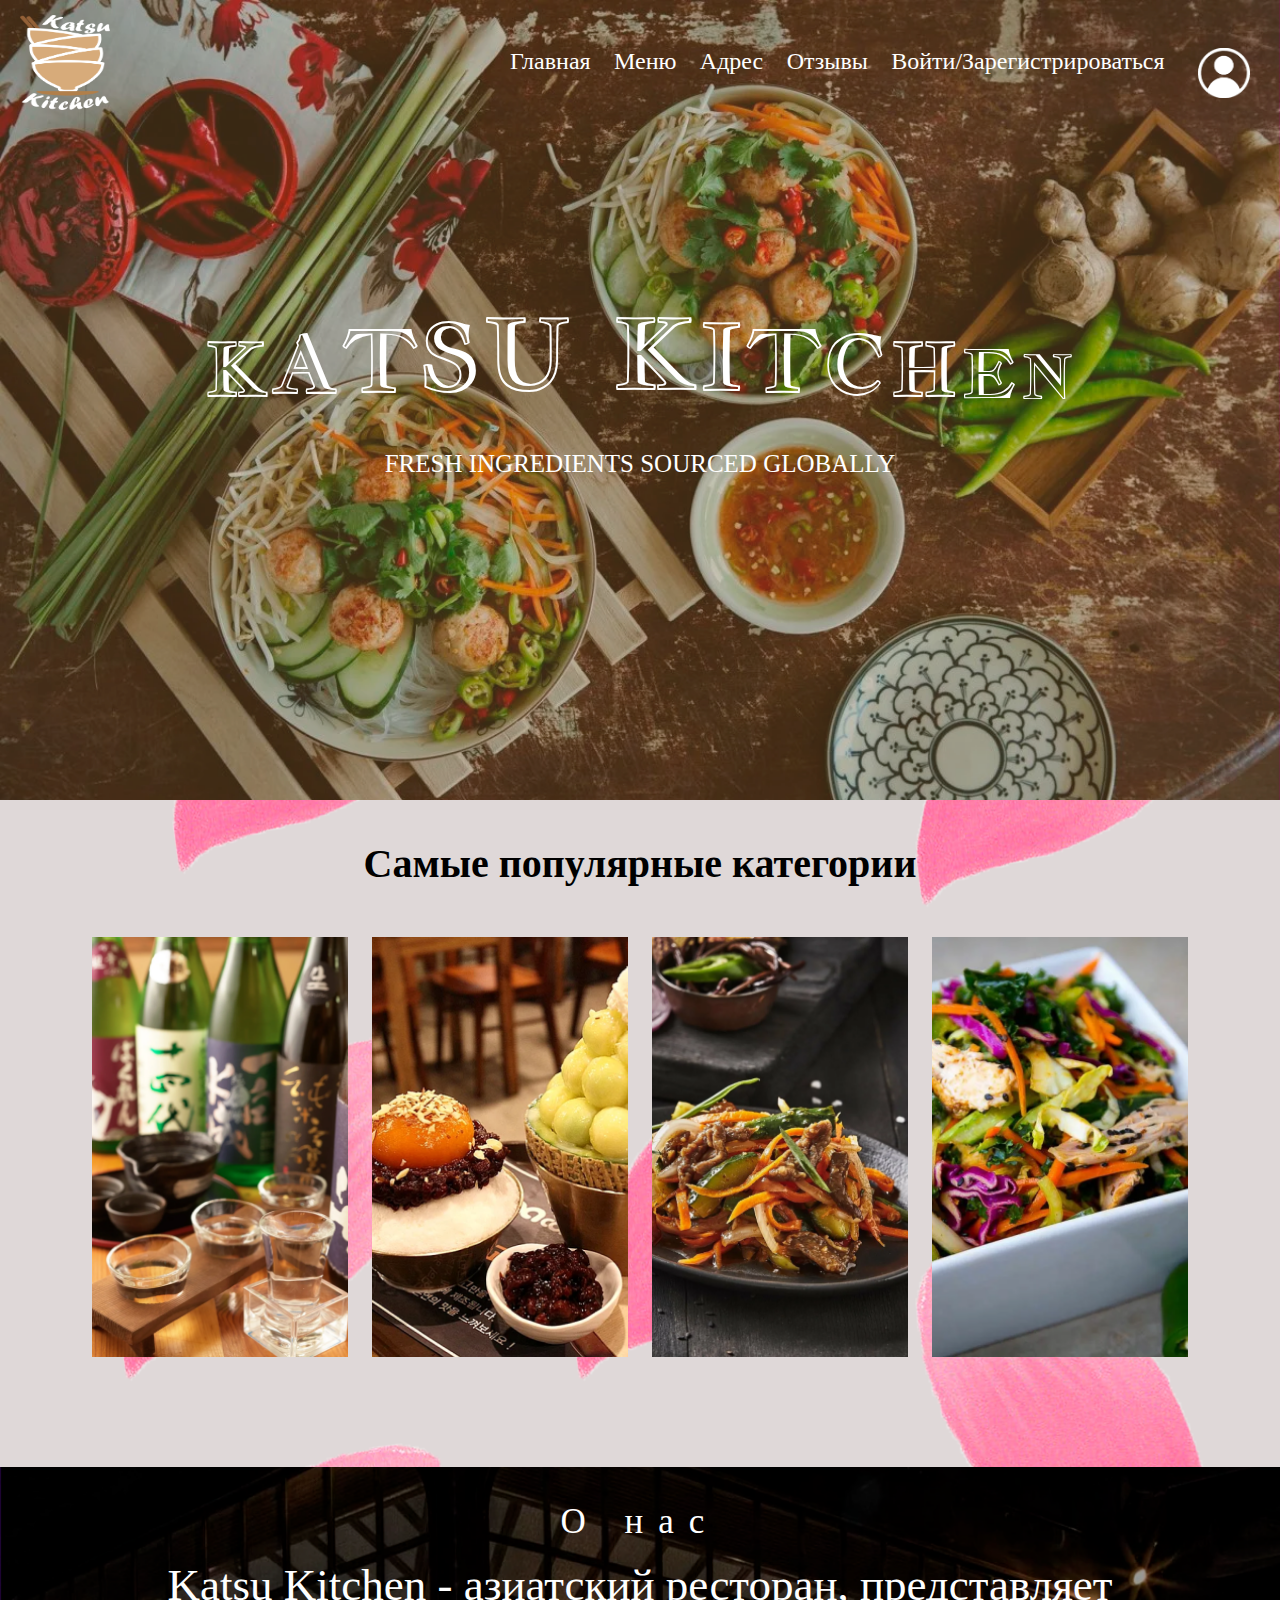
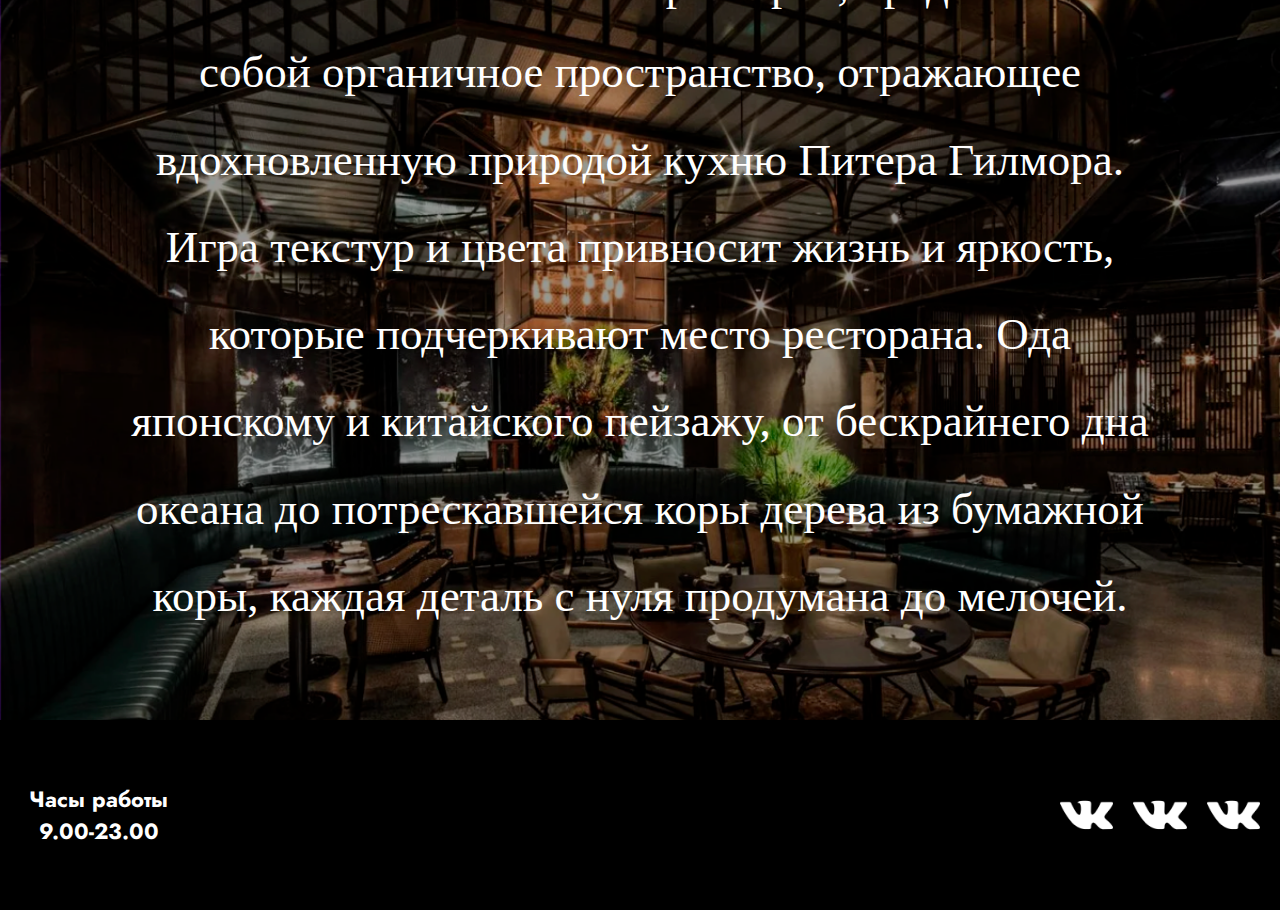
<file: KatsuKithcen/index.html>
<!DOCTYPE html>
<head>
    <meta charset="UTF-8">
    <title>Katsu Kitchen-лучший азиатский ресторан!</title>
    <meta name="viewport" content="width=device-width, initial-scale=1">
    <link rel="stylesheet" href="style.css">
    <link rel="shortcut icon" href="img/тарелки2.png">
    <link rel="preconnect" href="https://fonts.googleapis.com">
    <link rel="preconnect" href="https://fonts.gstatic.com" crossorigin>
    <link href="https://fonts.googleapis.com/css2?family=Jacques+Francois+Shadow&family=Noto+Sans+NKo+Unjoined:wght@500;600&family=Open+Sans:wght@400;500&family=Roboto:ital,wght@1,300&family=Tinos:ital,wght@0,400;0,700;1,400&display=swap" rel="stylesheet">
    <link href="https://fonts.googleapis.com/css2?family=Jost&family=Noto+Sans+NKo+Unjoined:wght@500;600&family=Open+Sans:wght@400;500&family=Roboto:ital,wght@1,300&family=Tinos:ital,wght@0,400;0,700;1,400&display=swap" rel="stylesheet">
</head>
<body background="img/ФОН.png">
<div class="container">
    <div class="back">
        <div class="wrapper">
            <div class="header">  
                <img class="logo" src="img/тарелки.png" alt="">
                    <div class="txt">
                        <ul class="ul"> 
                            <li class="txt1"><a class="link" href="./index.html">Главная</a></li>
                            <li class="txt1"><a class="link" href="./menu/index.html">Меню</a></li>
                            <li class="txt1"><a class="link" href="./address/address.html">Адрес</a></li>
                            <li class="txt1"><a class="link" href="./make a reservation/index.html">Отзывы</a></li>
                            <li class="txt1"><a class="link" href="./registration/registration.html">Войти/Зарегистрироваться</a></li>
                            <div class="lich">
                                <a href="./personal account/personal account.html">
                                    <img class="login" src="img/иконка.png" alt="">
                                </a>
                            </div>
                        </ul>
                    </div>
                <div class="burger">
                    <span></span>
                </div>
            </div>
        </div>
        <div class="header-centxt">
            <div class="left-txt">
                <p class="K">K</p>
                <p class="A">A</p>
                <p class="T">T</p>
                <p class="S">S</p>
                <p class="U">U</p>
            </div>
            <div class="right-txt">
                <p class="K">K</p>
                <p class="I">I</p>
                <p class="T">T</p>
                <p class="C">C</p>
                <p class="H">H</p>
                <p class="E">E</p>
                <p class="N">N</p>
            </div>
            <div class="txt_sup">
                FRESH INGREDIENTS SOURCED GLOBALLY
            </div>
        </div>
    </div>
    <center class="center"><h1>Самые популярные категории</h1></center>
    <div class="contant">
            <div class="proj">
                <div class="background">
                    <a href="./menu/index.html"><p>Напитки</p></a>
                </div>
            </div>
            <div class="proj">
               <div class="background">
                    <a href="./menu/index.html"><p>Десерты</p></a>
                </div>
            </div>
            <div class="proj">
                <div class="background">
                    <a href="./menu/index.html"><p>Лапша</p></a>
                </div>
            </div>
            <div class="proj">
                <div class="background">
                    <a href="./menu/index.html"><p>Салаты</p></a>
                </div>
            </div>
     </div> 
    <div class="txt_image">
        <div class="info">
            <p>О нас</p>
        </div>
        <div class="txt_image1">
            <p>Katsu Kitchen - азиатский ресторан, представляет собой органичное пространство, отражающее 
                вдохновленную природой кухню Питера Гилмора. Игра текстур и цвета привносит жизнь и яркость, 
                которые подчеркивают место ресторана. Ода японскому и китайского пейзажу, от бескрайнего дна 
                океана до потрескавшейся коры дерева из бумажной коры, каждая деталь с нуля продумана до мелочей.</p></div>
    </div>
</div>    
    <div class="footer">
        <div class="clock">
            <h4>Часы работы</h4>
            <h4>9.00-23.00</h4>
        </div>
        <div class="footer-img">
            <img src="img/25684.png" alt="" class="img">
            <img src="img/25684.png" alt="" class="img">
            <img src="img/25684.png" alt="" class="img">
        </div>
    </div>
<script>
		const bodu = document.body;
		
        document.querySelector('.burger').addEventListener('click', function() {
            this.classList.toggle('active');
			bodu.classList.toggle("noscroll");
            document.querySelector('.txt').classList.toggle('open');
        })
</script>
</body>
</html>
</file>
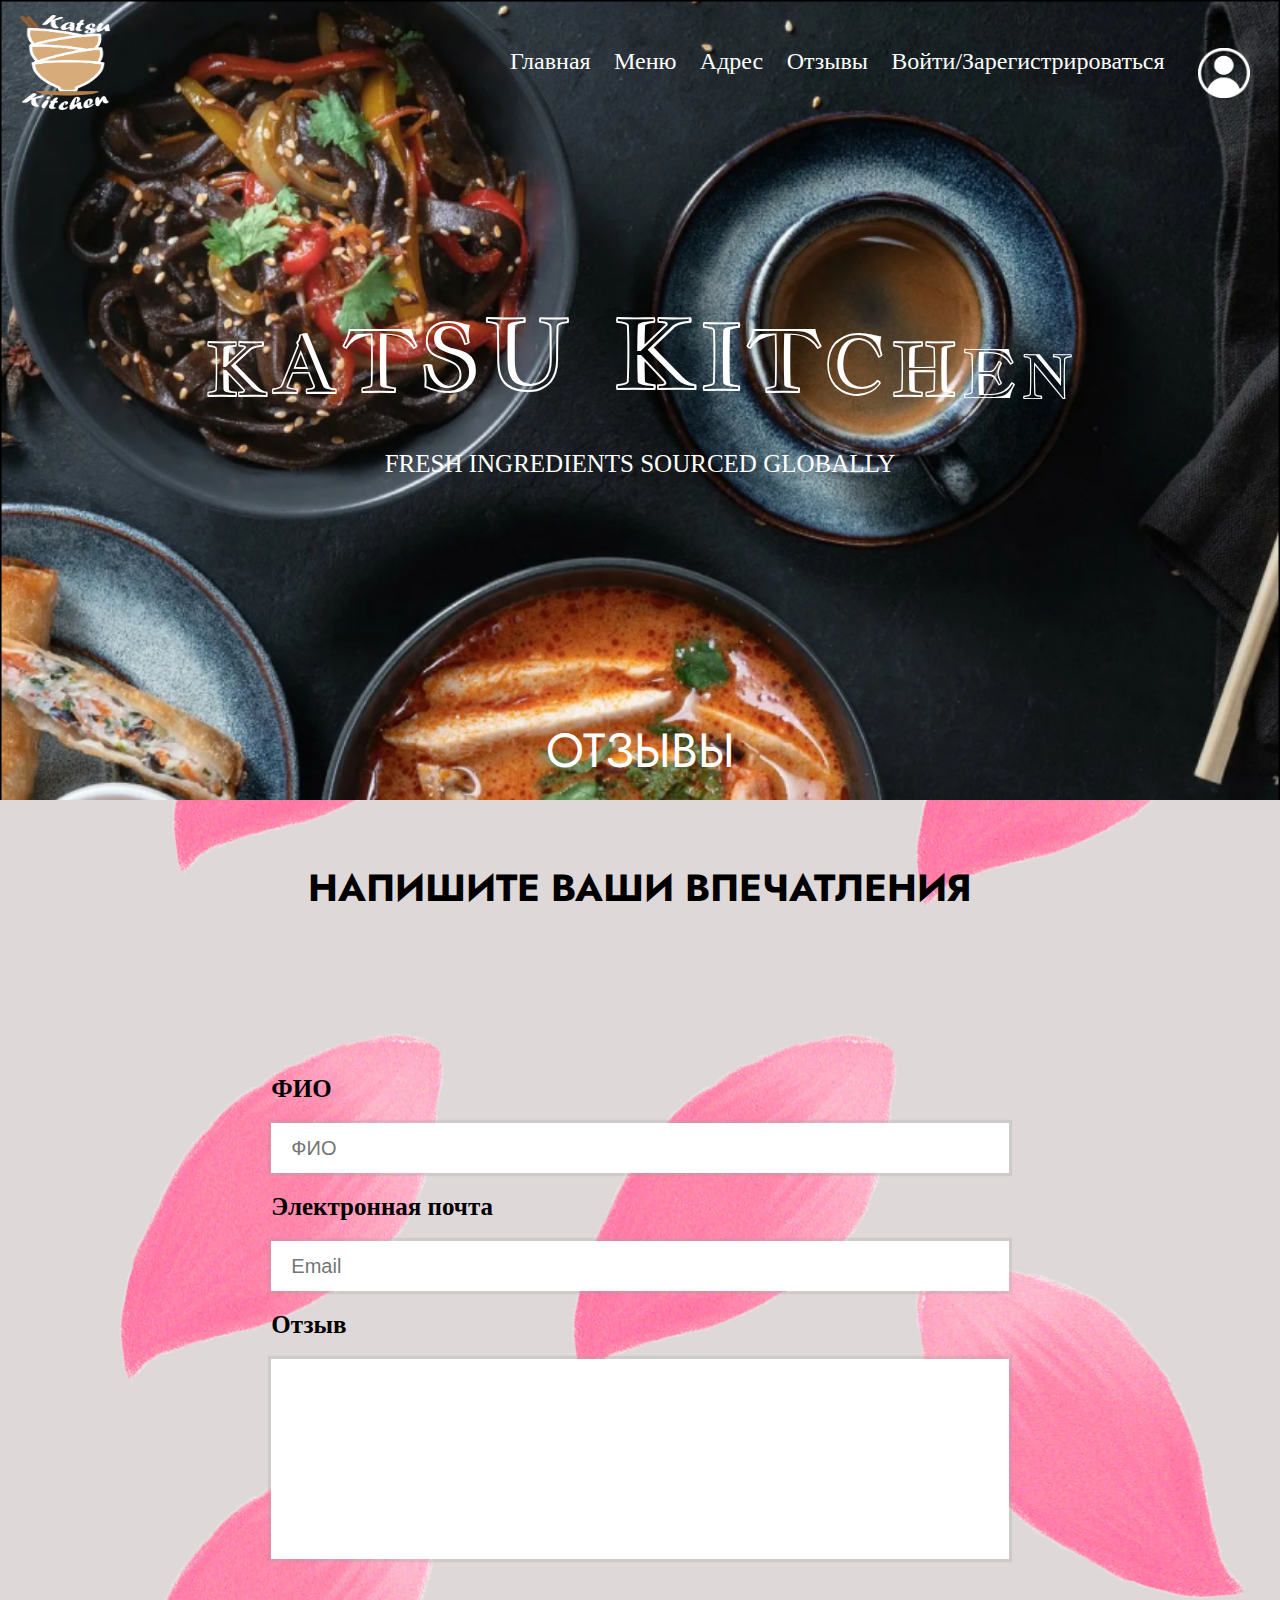
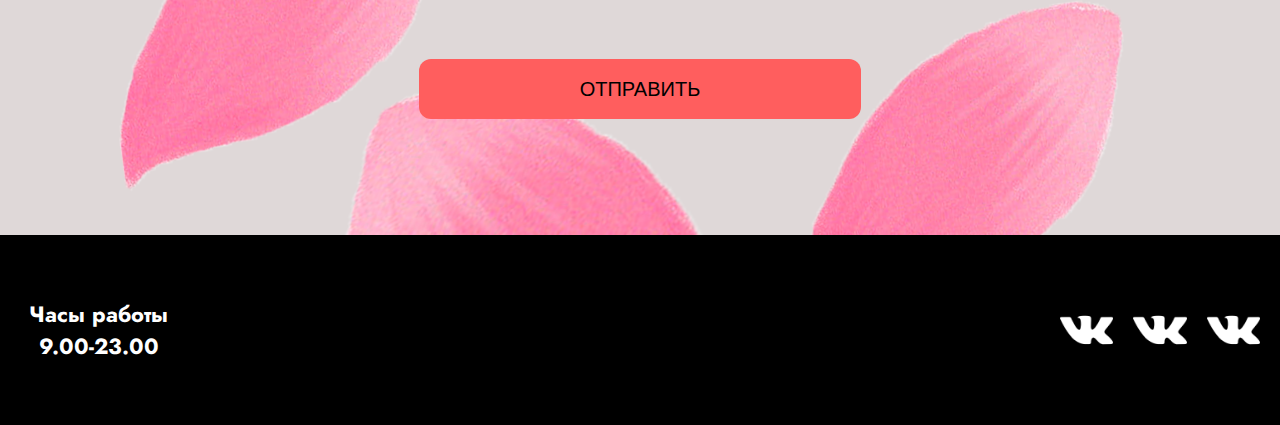
<file: KatsuKithcen/make a reservation/index.html>
<!DOCTYPE html>
<head>
    <meta charset="UTF-8">
    <title>Katsu Kitchen-лучший азиатский ресторан!</title>
    <meta name="viewport" content="width=device-width, initial-scale=1">
    <link rel="stylesheet" href="style.css">
    <link rel="shortcut icon" href="img/тарелки2.png">
    <link rel="preconnect" href="https://fonts.googleapis.com">
    <link rel="preconnect" href="https://fonts.gstatic.com" crossorigin>
    <link href="https://fonts.googleapis.com/css2?family=Jacques+Francois+Shadow&family=Noto+Sans+NKo+Unjoined:wght@500;600&family=Open+Sans:wght@400;500&family=Roboto:ital,wght@1,300&family=Tinos:ital,wght@0,400;0,700;1,400&display=swap" rel="stylesheet">
    <link href="https://fonts.googleapis.com/css2?family=Jost&family=Noto+Sans+NKo+Unjoined:wght@500;600&family=Open+Sans:wght@400;500&family=Roboto:ital,wght@1,300&family=Tinos:ital,wght@0,400;0,700;1,400&display=swap" rel="stylesheet">
</head>
<body background="img/ФОН.png">
<div class="container">
    <div class="back">
        <div class="wrapper">
            <div class="header">  
                <img class="logo" src="img/тарелки.png" alt="">
                    <div class="txt">
                        <ul class="ul"> 
                            <li class="txt1"><a class="link" href="../index.html">Главная</a></li>
                            <li class="txt1"><a class="link" href="../menu/index.html">Меню</a></li>
                            <li class="txt1"><a class="link" href="../address/address.html">Адрес</a></li>
                            <li class="txt1"><a class="link" href="../make a reservation/index.html">Отзывы</a></li>
                            <li class="txt1"><a class="link" href="../registration/registration.html">Войти/Зарегистрироваться</a></li>
                            <div class="lich">
                                <a href="../personal account/personal account.html">
                                    <img class="login" src="img/иконка.png" alt="">
                                </a>
                            </div>
                        </ul>
                    </div>
                <div class="burger">
                    <span></span>
                </div>
            </div>
        </div>
        <div class="header-centxt">
            <div class="left-txt">
                <p class="K">K</p>
                <p class="A">A</p>
                <p class="T">T</p>
                <p class="S">S</p>
                <p class="U">U</p>
            </div>
            <div class="right-txt">
                <p class="K">K</p>
                <p class="I">I</p>
                <p class="T">T</p>
                <p class="C">C</p>
                <p class="H">H</p>
                <p class="E">E</p>
                <p class="N">N</p>
            </div>
            <div class="txt_sup">
                FRESH INGREDIENTS SOURCED GLOBALLY
            </div>
        </div>
        <div class="bottom_text">
            ОТЗЫВЫ
          </div>
    </div>
    <center><h2>НАПИШИТЕ ВАШИ ВПЕЧАТЛЕНИЯ</h2></center>
    <div class="form">
        <div class="content">
            <form class="reviews" method="post">
                <div class="input_txt">
                    <h3>ФИО</h3>
                    <input type="text" name="fio" id="fio" placeholder="ФИО">
                    <h3>Электронная почта</h3>
                    <input type="email" name=email" id="email" placeholder="Email">
                    <h3>Отзыв</h3>
                    <input type="text" name="comment">
                </div>
                    <div class="submit_btn">
                        <button type="submit" class="submit" name="subbutton" value="value">ОТПРАВИТЬ</button>
                    </div>
            </form>
        </div>
    </div>
</div>  
    <div class="footer">
        <div class="clock">
            <h4>Часы работы</h4>
            <h4>9.00-23.00</h4>
        </div>
        <div class="footer-img">
            <img src="img/25684.png" alt="" class="img">
            <img src="img/25684.png" alt="" class="img">
            <img src="img/25684.png" alt="" class="img">
        </div>
    </div>
    <script>
      const bodu = document.body;
        document.querySelector('.burger').addEventListener('click', function() {
            this.classList.toggle('active');
			bodu.classList.toggle("noscroll");
          document.querySelector('.txt').classList.toggle('open');
      })
</script>
</body>
</html>
</file>
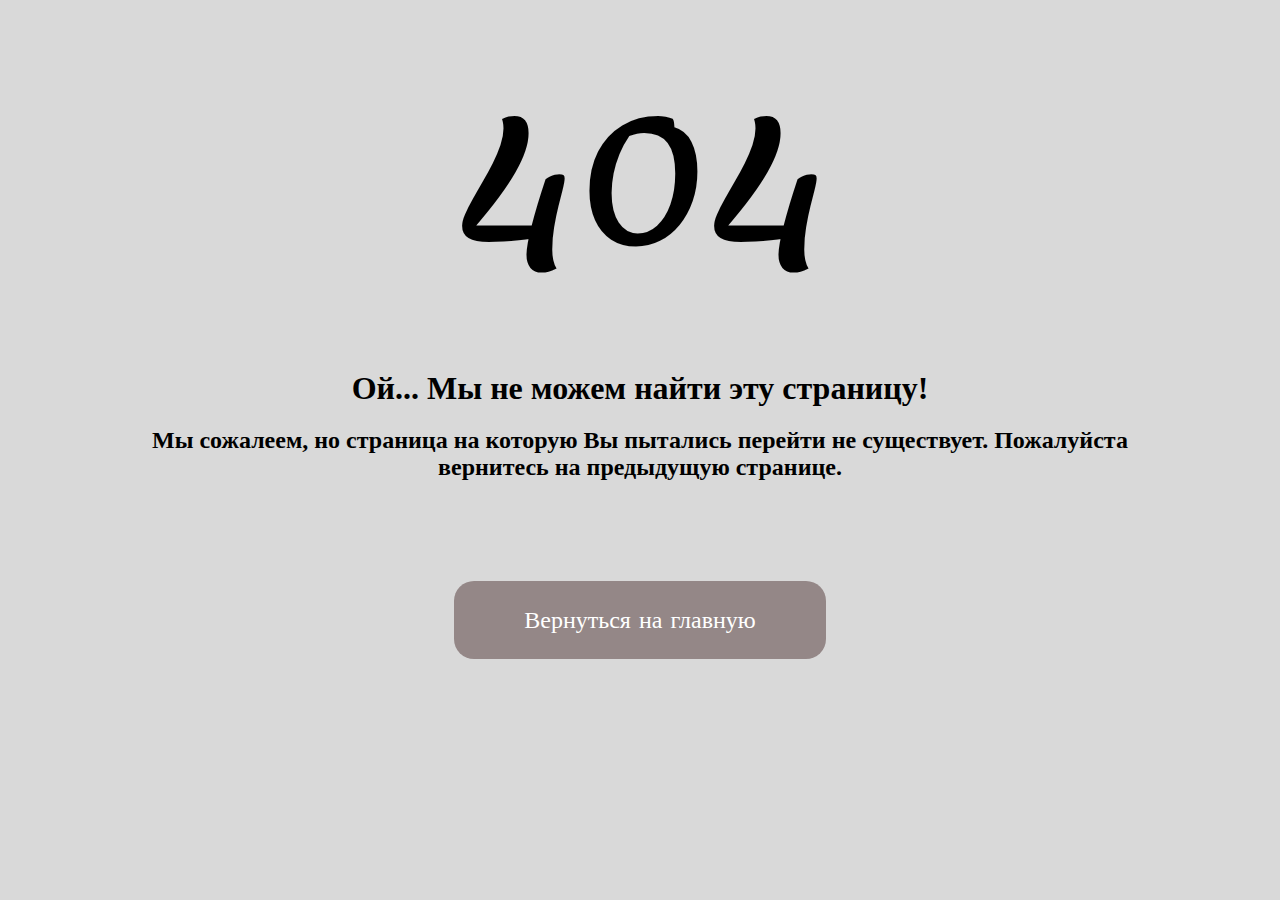
<file: KatsuKithcen/index1.html>
<!DOCTYPE html>
<html lang="en">
<head>
    <meta charset="UTF-8">
    <meta name="viewport" content="width=device-width, initial-scale=1.0">
    <title>404</title>
    <link rel="stylesheet" href="style1.css">
    <link rel="preconnect" href="https://fonts.googleapis.com">
    <link rel="preconnect" href="https://fonts.gstatic.com" crossorigin>
    <link href="https://fonts.googleapis.com/css2?family=Jost&family=Lemonada:wght@500&family=Noto+Sans+NKo+Unjoined:wght@500;600&family=Open+Sans:wght@400;500&family=Roboto:ital,wght@1,300&family=Tinos:ital,wght@0,400;0,700;1,400&display=swap" rel="stylesheet">
    <link rel="shortcut icon" href="img/тарелки2.png">
</head>
<body>
    <div class="container">
        <center class="error">404</center>
        <div class="txt">
            <h1>Ой... Мы не можем найти эту страницу!</h1>
            <h2>Мы сожалеем, но страница на которую Вы пытались перейти не существует.
                Пожалуйста вернитесь на предыдущую страницe.</h2>
        </div>
            <center><a href="../index.html" class="btn">Вернуться на главную</a></center>
    </div>
</body>
</html>
</file>
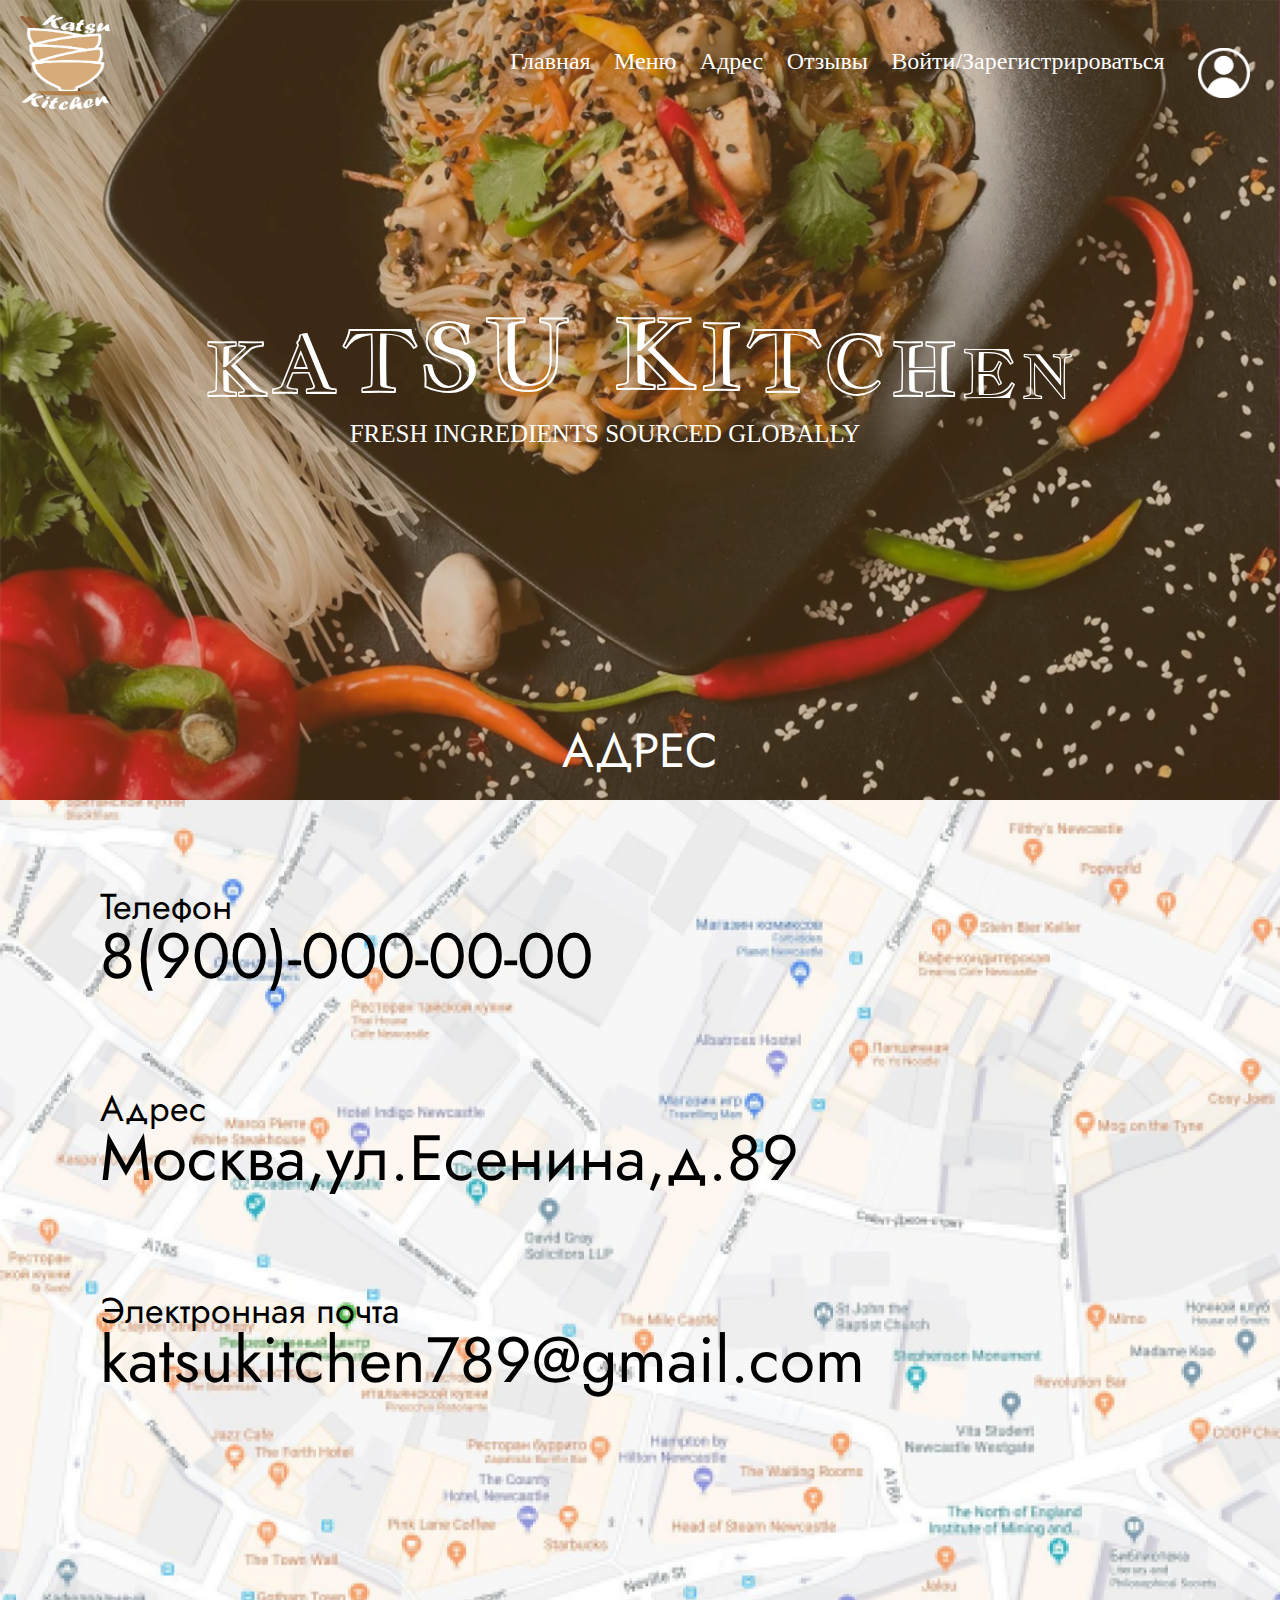
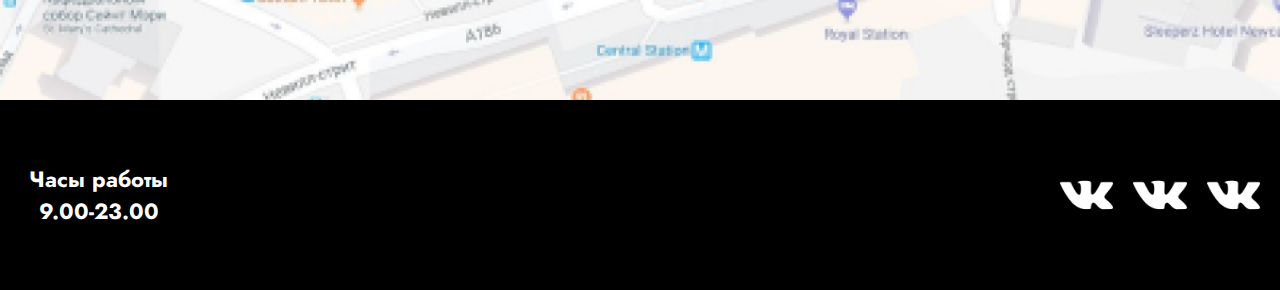
<file: KatsuKithcen/address/address.html>
<!DOCTYPE html>
<head>
    <meta charset="UTF-8">
    <title>Katsu Kitchen-лучший азиатский ресторан!</title>
    <meta name="viewport" content="width=device-width, initial-scale=1">
    <link rel="stylesheet" href="address.css">
    <link rel="shortcut icon" href="img/тарелки2.png">
    <link rel="preconnect" href="https://fonts.googleapis.com">
    <link rel="preconnect" href="https://fonts.gstatic.com" crossorigin>
    <link href="https://fonts.googleapis.com/css2?family=Jacques+Francois+Shadow&family=Noto+Sans+NKo+Unjoined:wght@500;600&family=Open+Sans:wght@400;500&family=Roboto:ital,wght@1,300&family=Tinos:ital,wght@0,400;0,700;1,400&display=swap" rel="stylesheet">
    <link href="https://fonts.googleapis.com/css2?family=Jost&family=Noto+Sans+NKo+Unjoined:wght@500;600&family=Open+Sans:wght@400;500&family=Roboto:ital,wght@1,300&family=Tinos:ital,wght@0,400;0,700;1,400&display=swap" rel="stylesheet">
</head>
<body background="img/ФОН.png">
    <div class="container">
        <div class="back">
            <div class="wrapper">
                <div class="header">  
                    <img class="logo" src="img/тарелки.png" alt="">
                        <div class="txt">
                            <ul class="ul"> 
                                <li class="txt1"><a class="link" href="../index.html">Главная</a></li>
                                <li class="txt1"><a class="link" href="../menu/index.html">Меню</a></li>
                                <li class="txt1"><a class="link" href="../address/address.html">Адрес</a></li>
                                <li class="txt1"><a class="link" href="../make a reservation/index.html">Отзывы</a></li>
                                <li class="txt1"><a class="link" href="../registration/registration.html">Войти/Зарегистрироваться</a></li>
                                <div class="lich">
                                    <a href="../personal account/personal account.html">
                                        <img class="login" src="img/иконка.png" alt="">
                                    </a>
                                </div>
                            </ul>
                        </div>
                    <div class="burger">
                        <span></span>
                    </div>
                </div>
            </div>
        <div class="header-centxt">
            <div class="left-txt">
                <p class="K">K</p>
                <p class="A">A</p>
                <p class="T">T</p>
                <p class="S">S</p>
                <p class="U">U</p>
            </div>
            <div class="right-txt">
                <p class="K">K</p>
                <p class="I">I</p>
                <p class="T">T</p>
                <p class="C">C</p>
                <p class="H">H</p>
                <p class="E">E</p>
                <p class="N">N</p>
            </div>
            <div class="txt_sup">
                FRESH INGREDIENTS SOURCED GLOBALLY
            </div>
        </div>
        <div class="bottom_text">
            АДРЕС
        </div>
    </div>
    <div class="map">
        <div class="container-fluid">
            <div class="one-contact-segment">
                <h4>Телефон</h4>
                <h2><a href="tel:89000000000">
                    8(900)-000-00-00
                </a></h2>
            </div>
            <div class="one-contact-segment">
                <h4>Адрес</h4>
                <h2><a target="_blank" href="https://www.google.com/maps/place/%D1%83%D0%BB.+%D0%95%D1%81%D0%B5%D0%BD%D0%B8%D0%BD%D0%B0,+89,+%D0%94%D0%BE%D0%BB%D0%B3%D0%BE%D0%BF%D1%80%D1%83%D0%B4%D0%BD%D1%8B%D0%B9,+%D0%9C%D0%BE%D1%81%D0%BA%D0%BE%D0%B2%D1%81%D0%BA%D0%B0%D1%8F+%D0%BE%D0%B1%D0%BB.,+141730/@55.9859882,37.4868548,17z/data=!3m1!4b1!4m5!3m4!1s0x46b53c7907168def:0x1f9d58d11870a1f!8m2!3d55.9859852!4d37.4894297?entry=ttu">
                    Москва,ул.Есенина,д.89
                </a></h2>
            </div>
            <div class="one-contact-segment">
                <h4>Электронная почта</h4>
                <h2><a target="_blank" href="katsukitchen789@gmail.com">
                    katsukitchen789@gmail.com
                </a></h2>
            </div>
        </div>
    </div>
</div>
    <div class="footer">
        <div class="clock">
            <h4>Часы работы</h4>
            <h4>9.00-23.00</h4>
        </div>
        <div class="footer-img">
            <img src="img/25684.png" alt="" class="img">
            <img src="img/25684.png" alt="" class="img">
            <img src="img/25684.png" alt="" class="img">
        </div>
    </div>
    <script>
		const bodu = document.body;
        document.querySelector('.burger').addEventListener('click', function() {
            this.classList.toggle('active');
			bodu.classList.toggle("noscroll");
            document.querySelector('.txt').classList.toggle('open');
        })
</script>
</body>
</html>
</file>
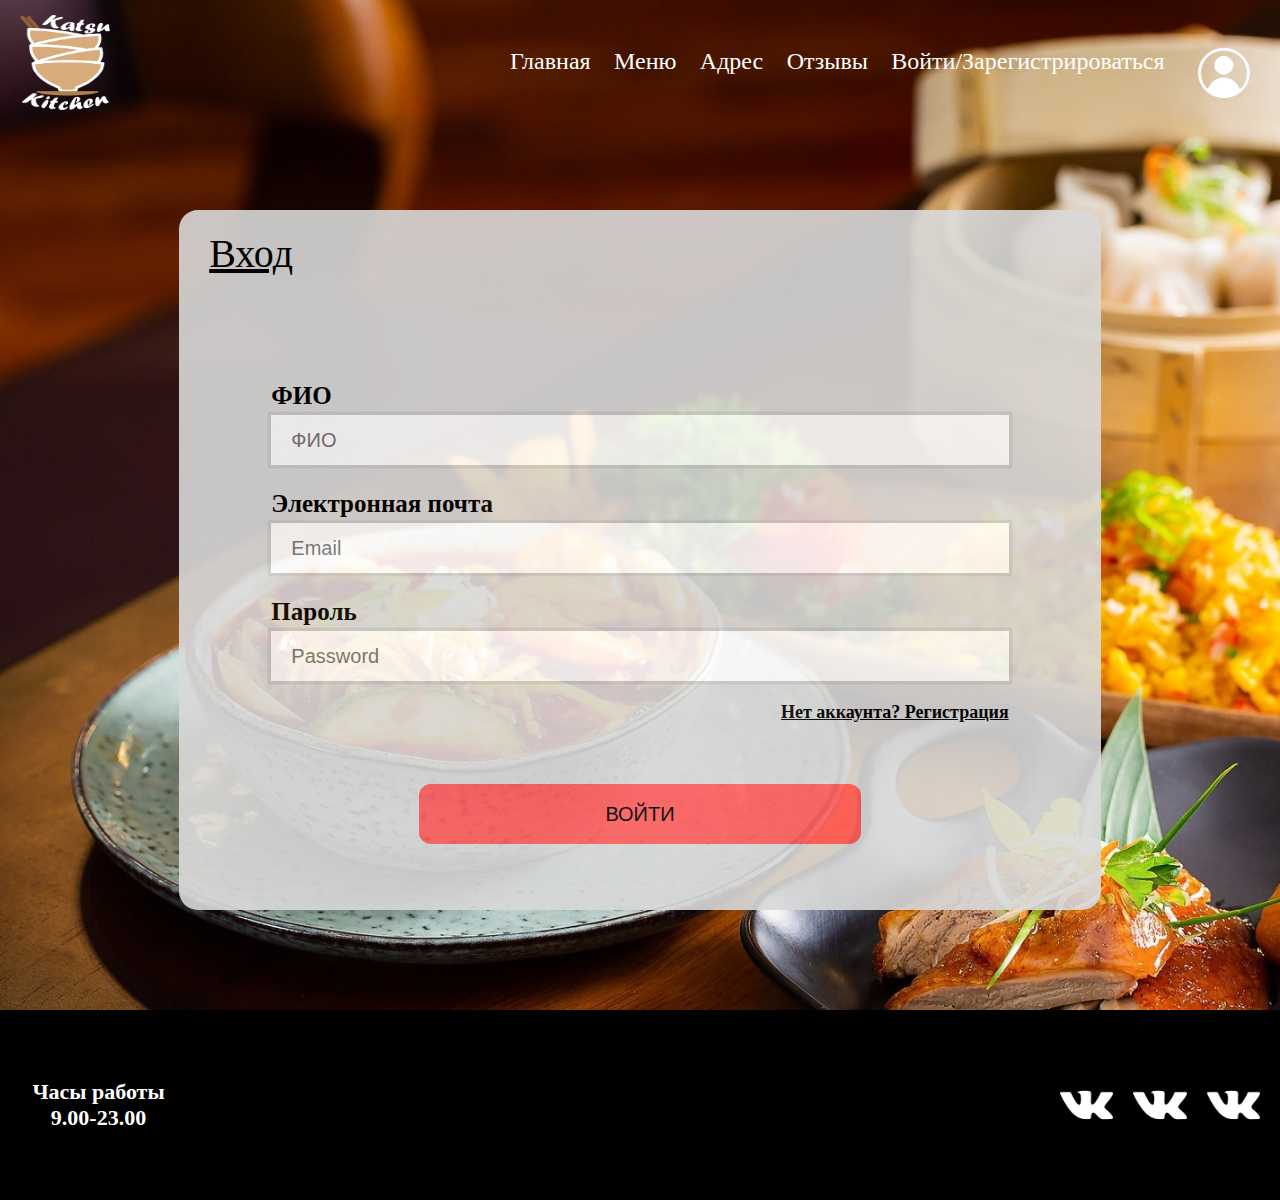
<file: KatsuKithcen/entrance/entrance.html>
<!DOCTYPE html>
<html lang="en">
<head>
    <meta charset="UTF-8">
    <meta name="viewport" content="width=device-width, initial-scale=1.0">
    <title>Katsu Kitchen-Личный кабинет</title>
    <link rel="stylesheet" href="style.css">
    <link rel="shortcut icon" href="img/тарелки2.png">
</head>
<body background="img/image1.png" >
<div class="container">
    <div class="wrapper">
        <div class="header">
            <img class="logo" src="img/тарелки.png" alt="">
                <div class="txt">
                    <ul class="ul"> 
                        <li class="txt1"><a class="link" href="../index.html">Главная</a></li>
                        <li class="txt1"><a class="link" href="../menu/index.html">Меню</a></li>
                        <li class="txt1"><a class="link" href="../address/address.html">Адрес</a></li>
                        <li class="txt1"><a class="link" href="../make a reservation/index.html">Отзывы</a></li>
                        <li class="txt1"><a class="link" href="../registration/registration.html">Войти/Зарегистрироваться</a></li>
                        <div class="lich">
                            <a href="../personal account/personal account.html">
                                <img class="login" src="img/иконка.png" alt="">
                            </a>
                        </div>
                    </ul>
                </div>
            <div class="burger">
                <span></span>
            </div>
        </div>
    </div>
    <div class="entrance">
        <div class="form_reg">
            <div class="reg">
                <u><p>Вход</p></u>
            </div>
            <form class="form_input" action="">
                <div class="input_txt">
                    <h3>ФИО</h3>
                    <input type="text" name="fio" id="fio" placeholder="ФИО">
                    <h3>Электронная почта</h3>
                    <input type="email" name=email" id="email" placeholder="Email">
                    <h3>Пароль</h3>
                    <input type="password" name="password" id="password-input" placeholder="Password">
                    <a href="../registration/registration.html"><u><h4>Нет аккаунта? Регистрация</h4></u></a>
                </div>
                    <div class="submit_btn">
                        <button type="submit" class="submit" name="subbutton" value="value">ВОЙТИ</button>
                    </div>
                </form>  
        </div>
    </div>
</div>
    <div class="footer">
        <div class="clock">
            <h4>Часы работы</h4>
            <h4>9.00-23.00</h4>
        </div>
        <div class="footer-img">
            <img src="img/25684.png" alt="" class="img">
            <img src="img/25684.png" alt="" class="img">
            <img src="img/25684.png" alt="" class="img">
        </div>
    </div>
<script>
        const bodu = document.body;
        document.querySelector('.burger').addEventListener('click', function() {
            this.classList.toggle('active');
			bodu.classList.toggle("noscroll");
            document.querySelector('.txt').classList.toggle('open');
        })
</script>
</body>
</html>
</file>
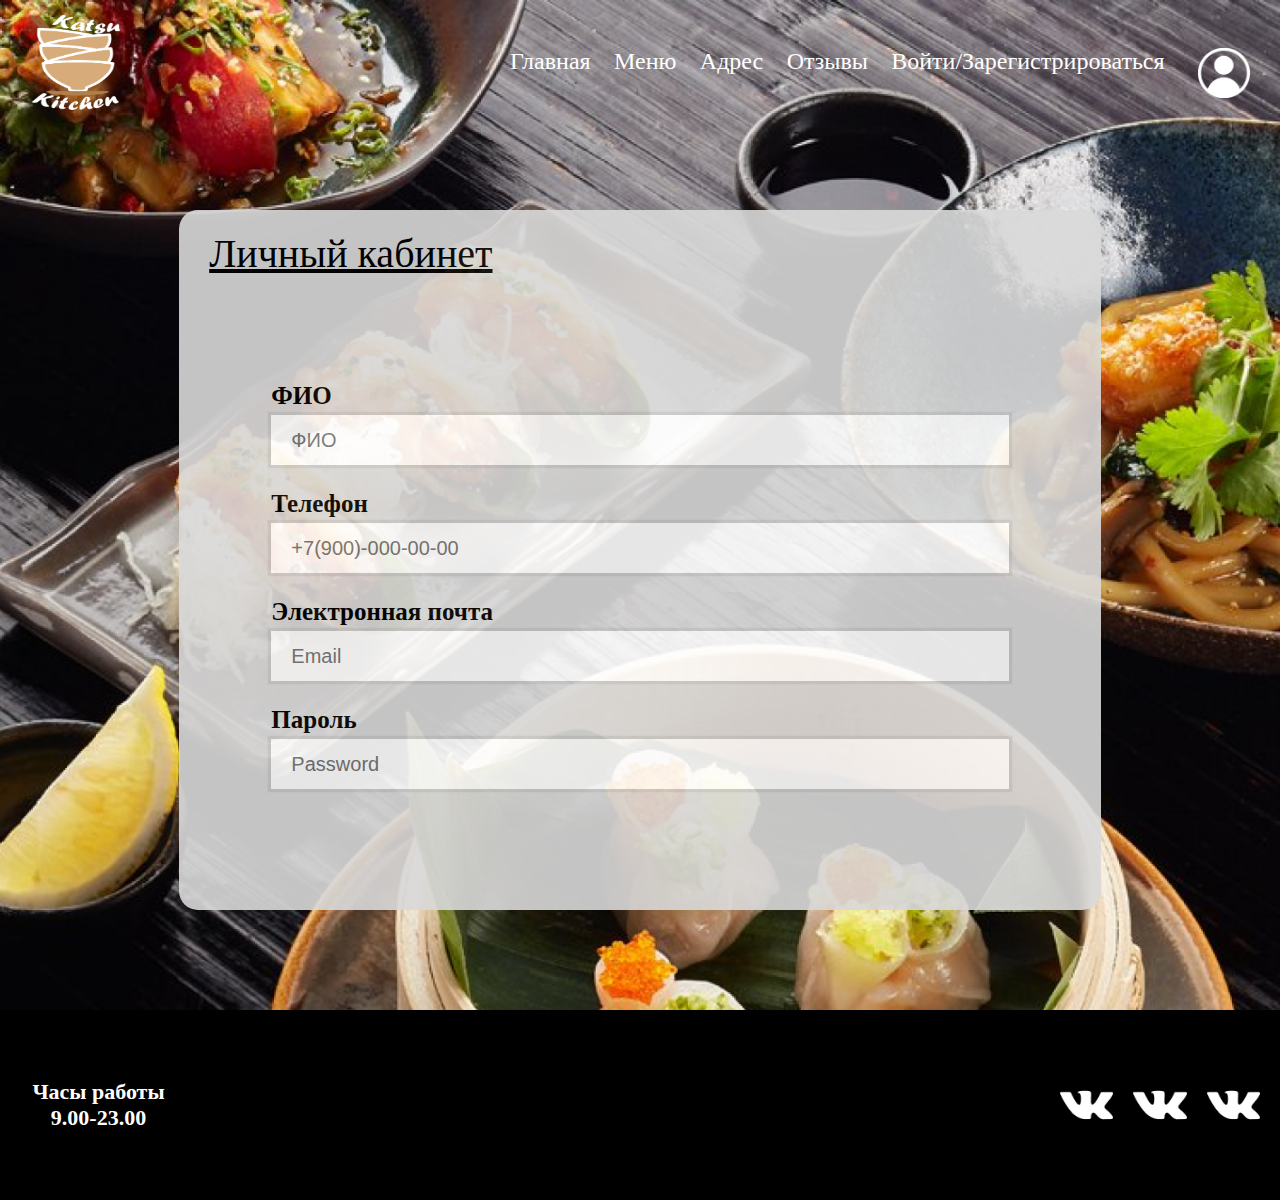
<file: KatsuKithcen/personal account/personal account.html>
<!DOCTYPE html>
<html lang="en">
<head>
    <meta charset="UTF-8">
    <meta name="viewport" content="width=device-width, initial-scale=1.0">
    <title>Katsu Kitchen-Личный кабинет</title>
    <link rel="stylesheet" href="personal account.css">
    <link rel="shortcut icon" href="img/тарелки2.png">
</head>
<body background="img/image 1 (3).png" >
<div class="container">
        <div class="wrapper">
            <div class="header">
                <img class="logo" src="img/тарелки.png" alt="">
                    <div class="txt">
                        <ul class="ul"> 
                            <li class="txt1"><a class="link" href="../index.html">Главная</a></li>
                            <li class="txt1"><a class="link" href="../menu/index.html">Меню</a></li>
                            <li class="txt1"><a class="link" href="../address/address.html">Адрес</a></li>
                            <li class="txt1"><a class="link" href="../make a reservation/index.html">Отзывы</a></li>
                            <li class="txt1"><a class="link" href="../registration/registration.html">Войти/Зарегистрироваться</a></li>
                            <div class="lich">
                                <a href="../personal account/personal account.html">
                                    <img class="login" src="img/иконка.png" alt="">
                                </a>
                            </div>
                        </ul>
                    </div>
                <div class="burger">
                    <span></span>
                </div>
            </div>
        </div>
    <div class="contant">
        <div class="forma">
            <div class="lich_kab">
                <u><p>Личный кабинет</p></u>
            </div>
            <form class="form_input" action="">
                <div class="input_txt">
                    <h3>ФИО</h3>
                    <input type="text" name="fio" id="fio" placeholder="ФИО">
                    <h3>Телефон</h3>
                    <input type="tel" name="tel" id="tel" placeholder="+7(900)-000-00-00">
                    <h3>Электронная почта</h3>
                    <input type="email" name=email" id="email" placeholder="Email">
                    <h3>Пароль</h3>
                    <input type="password" name="password" id="password-input" placeholder="Password">
                </div>
            </form>
        </div>
    </div>
</div>  
    <div class="footer">
        <div class="clock">
            <h4>Часы работы</h4>
            <h4>9.00-23.00</h4>
        </div>
        <div class="footer-img">
            <img src="img/25684.png" alt="" class="img">
            <img src="img/25684.png" alt="" class="img">
            <img src="img/25684.png" alt="" class="img">
        </div>
    </div>
    <script>
         const bodu = document.body;
        document.querySelector('.burger').addEventListener('click', function() {
            this.classList.toggle('active');
			bodu.classList.toggle("noscroll");
            document.querySelector('.txt').classList.toggle('open');
        })
</script>    
</body>
</html>
</file>
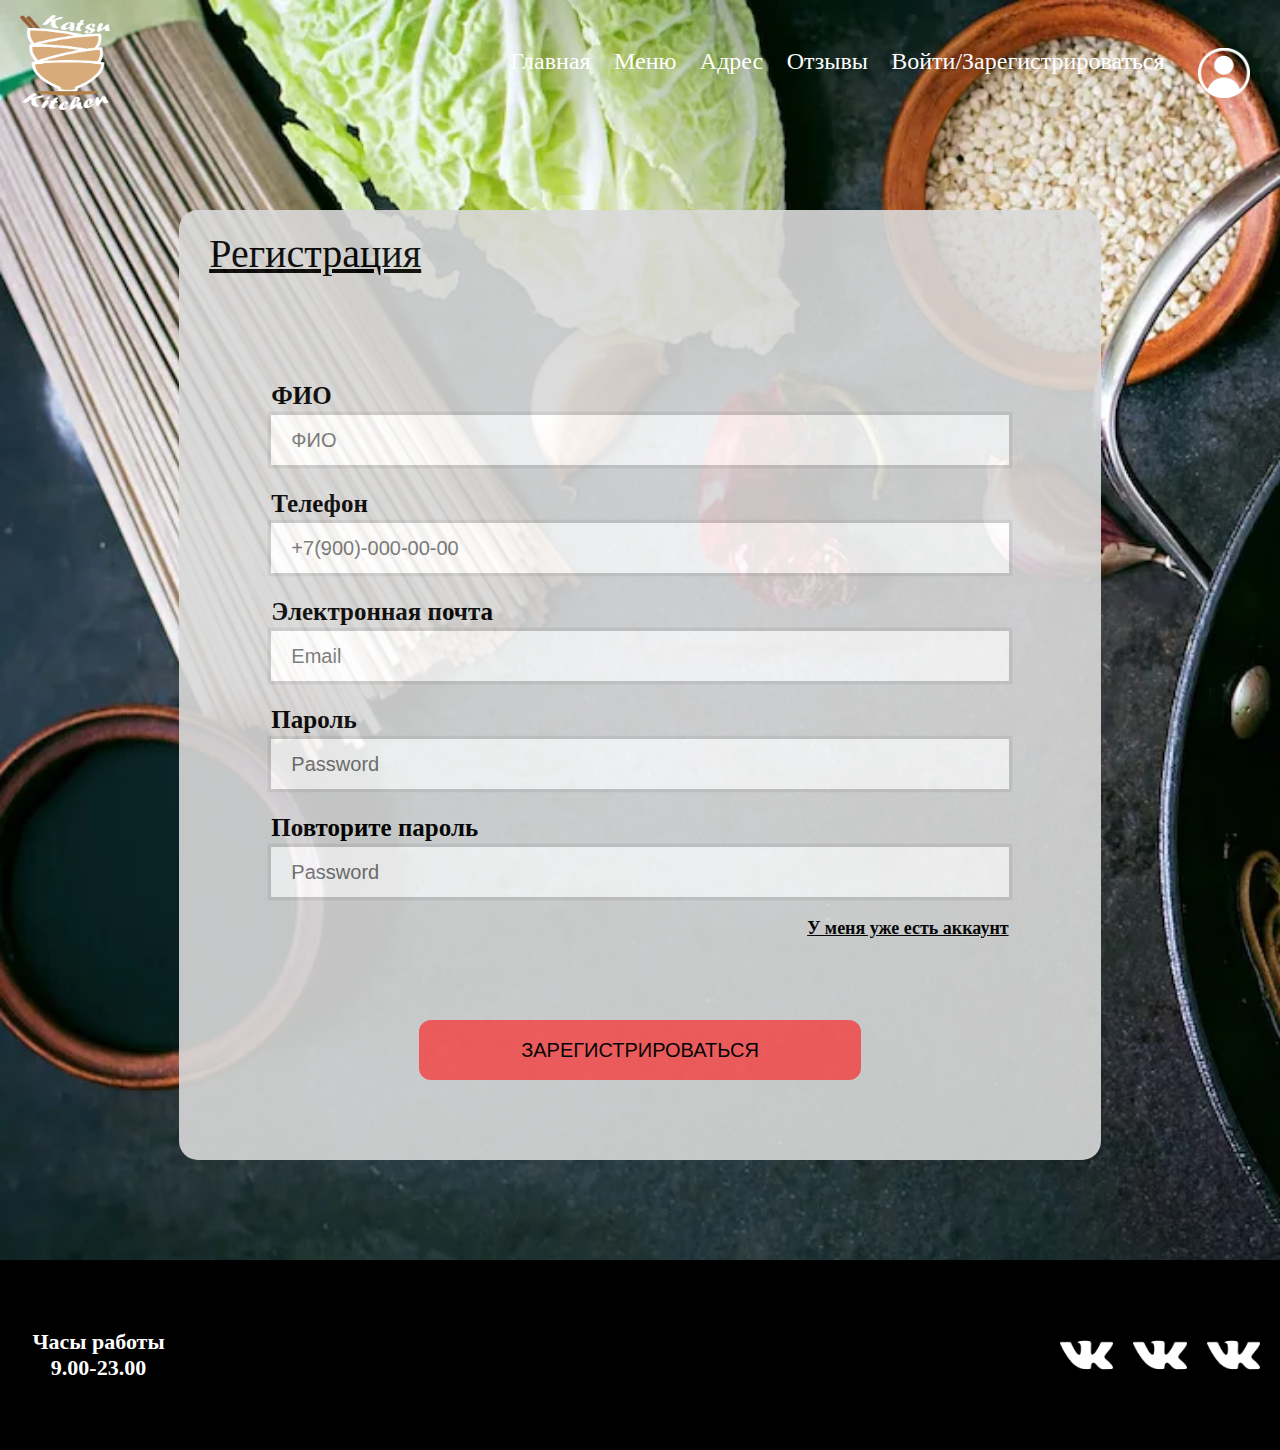
<file: KatsuKithcen/registration/registration.html>
<!DOCTYPE html>
<html lang="en">
<head>
    <meta charset="UTF-8">
    <meta name="viewport" content="width=device-width, initial-scale=1.0">
    <title>Katsu Kitchen-Личный кабинет</title>
    <link rel="stylesheet" href="style.css">
    <link rel="shortcut icon" href="img/тарелки2.png">
</head>
<body background="img/image 1 (4).png" >
<div class="container">
    <div class="wrapper">
        <div class="header">
            <img class="logo" src="img/тарелки.png" alt="">
                <div class="txt">
                    <ul class="ul"> 
                        <li class="txt1"><a class="link" href="../index.html">Главная</a></li>
                        <li class="txt1"><a class="link" href="../menu/index.html">Меню</a></li>
                        <li class="txt1"><a class="link" href="../address/address.html">Адрес</a></li>
                        <li class="txt1"><a class="link" href="../make a reservation/index.html">Отзывы</a></li>
                        <li class="txt1"><a class="link" href="../registration/registration.html">Войти/Зарегистрироваться</a></li>
                        <div class="lich">
                            <a href="../personal account/personal account.html">
                                <img class="login" src="img/иконка.png" alt="">
                            </a>
                        </div>
                    </ul>
                </div>
            <div class="burger">
                <span></span>
            </div>
        </div>
    </div>
    <div class="main_reg">
        <div class="form_reg">
            <div class="reg">
                <u><p>Регистрация</p></u>
            </div>
            <form class="form_input" action="">
                <div class="input_txt">
                    <h3>ФИО</h3>
                    <input type="text" name="fio" id="fio" placeholder="ФИО">
                    <h3>Телефон</h3>
                    <input type="tel" name="tel" id="tel" placeholder="+7(900)-000-00-00">
                    <h3>Электронная почта</h3>
                    <input type="email" name=email" id="email" placeholder="Email">
                    <h3>Пароль</h3>
                    <input type="password" name="password" id="password-input" placeholder="Password">
                    <h3>Повторите пароль</h3>
                    <input type="password" name="password" id="password-input" placeholder="Password">
                    <a href="../entrance/entrance.html"><u><h4>У меня уже есть аккаунт</h4></u></a>
                </div>
                    <div class="submitbtn">
                        <button type="submit" class="submit" name="subbutton" value="subm">ЗАРЕГИСТРИРОВАТЬСЯ</button>
                    </div>
                </form>
            </div>
       </div> 
</div>
    <div class="footer">
        <div class="clock">
            <h4>Часы работы</h4>
            <h4>9.00-23.00</h4>
        </div>
        <div class="footer-img">
            <img src="img/25684.png" alt="" class="img">
            <img src="img/25684.png" alt="" class="img">
            <img src="img/25684.png" alt="" class="img">
        </div>
    </div>
    <script>
        const bodu = document.body;
        document.querySelector('.burger').addEventListener('click', function() {
            this.classList.toggle('active');
			bodu.classList.toggle("noscroll");
            document.querySelector('.txt').classList.toggle('open');
        })
</script>    
</body>
</html>
</file>
<file: KatsuKithcen/style.css>
*{
    margin: 0;
    padding: 0;
    box-sizing: border-box;
}
html {
height: 100%
}
body{
    height: 100%;
    width: 100%;
}
body.noscroll{
    overflow: hidden;
}
.container{
    max-width: 1520px;
    margin: 0 auto;
}
.open{
    display: flex !important;
}
.wrapper{
    flex-grow: 1;
    flex: 1;
}
.header{
    width: 100%;
    margin: 0 auto;
    display: flex;
    align-items: center;
    justify-content: space-between;
}
.back{
    width:100%;
    height: 800px;
    background-size: cover;
    background-image:url(img/Фон2.png);
}
.logo{
    width:90px;
    height: 110px;
    padding-top: 15px;
    margin-left: 20px;
    cursor: pointer;
}
.lich{
    margin-left: 10px;
}
.login{
    width: 52px;
    height: 50px;
}

.txt{  
    width: 800px;
    height: 22px;
    display: flex;
    align-items: center;
    padding: 0 30px;
}
.ul{
    margin-top:40px ;
    list-style: none;
    display: flex;
    width: 100%;
    justify-content: space-between;
}
.link{
    font-size: 24px;
    text-decoration: none;
    color:white;
    transition: color 0.2s linear;
}
.link:hover{
    color:red;  
}
.burger{
    margin-top: 20px;
    margin-right: 20px;
    display: none;
    position: relative;
    z-index: 50;
    align-items: center;
    justify-content: flex-end;
    width: 45px;
    height: 30px;
}
.burger span{
    height: 2px;
    width: 80%;
    transform: scale(1);
    background-color: #FAF6F2;
}
.burger::before, .burger::after{
    content: '';
    position: absolute;
    height: 2px;
    width: 100%;
    background-color: #FAF6F2;
    transition: all 0.3s ease 0s;
}
.burger::before { top: 0 }

.burger::after { bottom: 0 }

.burger.active span { transform: scale(0) }

.burger.active::before{
    top: 50%;
    transform: rotate(-45deg) translate(0, -50%);
}

.burger.active::after{
    bottom: 50%;
    transform: rotate(45deg) translate(0, 50%);
}
.header-centxt{
    font-family: 'Jacques Francois Shadow', serif;
    font-family: 'Noto Sans NKo Unjoined', sans-serif;
    font-family: 'Open Sans', sans-serif;
    font-family: 'Roboto', sans-serif;
    font-family: 'Tinos', serif;
    width:60%;
    color:white;
    text-align: center;
    margin: 180px auto;
    display: flex; 
    justify-content: center; 
}
.left-txt{
    margin-right:20px ;
    display: flex;
    align-items: flex-end;
    gap: 5px;

}
.A{
color: #FFF;
font-family: Jacques Francois Shadow;
font-size: 78px;
font-style: normal;
font-weight: 400;
line-height: normal;
}
.K{
    color: #FFF;
font-family: Jacques Francois Shadow;
font-size: 72px;
font-style: normal;
font-weight: 400;
line-height: normal;
}
.T{color: #FFF;
    font-family: Jacques Francois Shadow;
    font-size: 84px;
    font-style: normal;
    font-weight: 400;
    line-height: normal;}
.S{color: #FFF;
    font-family: Jacques Francois Shadow;
    font-size: 90px;
    font-style: normal;
    font-weight: 400;
    line-height: normal;}
.U{color: #FFF;
    font-family: Jacques Francois Shadow;
    font-size: 96px;
    font-style: normal;
    font-weight: 400;
    line-height: normal;}
.right-txt{
    margin-left:20px ;
    display: flex;
    align-items: flex-end;
    gap: 5px;
} 
.right-txt p:first-child{
    color: #FFF;
font-family: Jacques Francois Shadow;
font-size: 96px;
font-style: normal;
font-weight: 400;
line-height: normal;
}   
.I{
    color: #FFF;
font-family: Jacques Francois Shadow;
font-size: 90px;
font-style: normal;
font-weight: 400;
line-height: normal;
}
.C{color: #FFF;
    font-family: Jacques Francois Shadow;
    font-size: 78px;
    font-style: normal;
    font-weight: 400;
    line-height: normal;}
.H{
    color: #FFF;
    font-family: Jacques Francois Shadow;
    font-size: 72px;
    font-style: normal;
    font-weight: 400;
    line-height: normal;
}
.E{color: #FFF;
    font-family: Jacques Francois Shadow;
    font-size: 66px;
    font-style: normal;
    font-weight: 400;
    line-height: normal;}
.N{color: #FFF;
    font-family: Jacques Francois Shadow;
    font-size: 60px;
    font-style: normal;
    font-weight: 400;
    line-height: normal;}
.txt_sup{
    font-family: 'Jost', sans-serif;
font-family: 'Noto Sans NKo Unjoined', sans-serif;
font-family: 'Open Sans', sans-serif;
font-family: 'Roboto', sans-serif;
font-family: 'Tinos', serif;
    font-size: 25px;
    position: absolute;
    margin: 160px auto;
}
.center{
    font-size: 20px;
    margin-top: 40px;
}
.contant{     
    width:100%;
    text-align: center;
    margin: 40px auto;
}
.proj{
    margin: 10px;
    display: inline-block;
    width: 20%;
    height: 420px;
    background-image: url(img/image\ 2.png);
    background-size: cover;
}
.proj:nth-child(2){
    background-image: url(img/image\ 3.png);
    background-size: cover;
}
.proj:nth-child(3){
    background-image: url(img/image\ 4.png);
    background-size: cover;
}
.proj:nth-child(4){
    background-image: url(img/image\ 5.png);
    background-size: cover;
}
.background{
    opacity: 0;
    width: 100%;
    height: 100%;
    background: rgba(0,0,0,0.5);
    transition: all 0.25s linear;
}
.background:hover{
    opacity: 1;
}
.proj a{
    text-decoration: none;
}
.proj p{
    padding-top:  340px;
    font-size: 36px;
    text-decoration: none;
    color:white;
    transition: all .3s linear;}
.txt_image{
    margin-top: 100px;
    background-image: url(img/Прямоугольник\ 1.png);
    width:100%;
    background-size: cover;
}
.info{
    letter-spacing: 15px;
    font-size: 35px;
    padding-top: 35px;
    color:#FFF;
    display: flex;
    justify-content: center;
}
.txt_image1{
    padding-bottom: 80px ;
    display: flex;
    justify-content: center;
    margin:0 auto;
    padding: 80px auto;
    font-size: 45px;
    line-height: 194%;
    width: 80%;
    color: white;
    text-align: center;
}
.footer{
    display: flex;
    align-items: center;
    justify-content: space-between;
    background: black;
    margin-left: auto;
    margin-right: auto;
    height: 190px;
    width:100%;
}
.clock{
    display: flex;
width: 197px;
height: 76px;
flex-direction: column;
justify-content: center;
flex-shrink: 0;
color: #FFF;
text-align: center;
font-family: Jost;
font-size: 22px;
font-style: normal;
line-height: normal;
}
.footer-img{
    margin-right: 20px;
    width: 200px;
    height: 50px;
    display: flex;
    gap: 20px;
}
.img{
    width: 33%;
    height: 50px;
}
@media (max-width: 900px) { 
    .back{
        height: 680px;
    }
    .txt_sup{
        margin: 120px auto;
        font-size: 20px;
    }
    .proj{
        width: 40%;
    }
    .txt_image1{
        font-size:36px ;
    }
    .burger { display: flex }
    .txt{
        display: none;
        flex-direction: column;
        position: fixed;
        height: 100%;
        width: 100%;
        top: 0; bottom: 0; left: 0; right: 0;
        z-index: 50;
        overflow-y: auto;
        padding: 50px 40px;
        background-color: #948787;
        animation: burgerAnimation 0.4s;
    }

    .ul{
        flex-direction: column;
        row-gap: 30px;
    }
    .lich{
        margin-left: 0;
    }
    .K{
        font-size: 42px;
    }
    .A{
        font-size: 48px;
    }
    .T{
        font-size: 56px;
    }
    .S{
        font-size: 62px;
    }
    .U{
        font-size: 70px;
    }
    .right-txt p:first-child{
        font-size: 70px
    }
    .I{
        font-size: 62px;
    }
    .C{
        font-size: 48px;
    }
    .H{
        font-size: 42px;
    }
    .E{
        font-size: 34px;
    }
    .N{
        font-size: 26px;
    }

}
@keyframes burgerAnimation {
    from {opacity: 0}
    to {opacity: 1}
}
@media(max-width:590px){
    .info{
        font-size: 28px;
        margin-bottom: 40px;
    }
    .header-centxt{
        margin: 140px auto;
    }
    .back{
        height: 580px;
    }
    .center{
        font-size:16px;
    }
    .K{
        font-size: 24px;
    }
    .A{
        font-size: 30px;
    }
    .T{
        font-size: 36px;
    }
    .S{
        font-size: 42px;
    }
    .U{
        font-size: 48px;
    }
    .right-txt p:first-child{
        font-size: 48px
    }
    .I{
        font-size: 42px;
    }
    .C{
        font-size: 36px;
    }
    .H{
        font-size: 30px;
    }
    .E{
        font-size: 24px;
    }
    .N{
        font-size: 18px;
    }
    .txt_sup{
        margin: 90px auto;
        font-size: 14px;
    }
}
@media(max-width: 768px) {
    .txt_image1{
        width: 84%;
        font-size:30px ;
    }
    .proj{
        margin: 10px;
        width: 40%;
    }
}
@media(max-width: 468px){
    .back{
        height: 480px;
    }
    .header-centxt{
        margin: 140px auto;
    }
    .center{
        font-size: 12px;
    }
    .txt_image1{
        width: 90%;
        font-size:22px ;
    }
    .right-txt{
        margin-left: 10px;
    }
    .left-txt{
        margin-right: 10px;
    }
        .burger{
            width: 30px;
        height: 20px;
    }

    .logo{
        width:60px;
        height: 80px;
    }
    .center{
        font-size:14px;
    }
    .proj{
        height: 360px;
        width:60%;
    }
    .clock{
        width:140px;
        height: 50px;
        font-size: 16px;
    }
    .footer-img{
        margin-right: 5px;
        width:140px;
        gap:10px;
        height: 40px;
    }
    .img{
        width: 25%;
        height: 40px;
    }
}
@media(max-width:402px){
    .info{
        font-size: 24px;
        margin-bottom: 30px;
    }
    .txt_image1{
        font-size: 16px;
    }
    .proj{
        margin: 10px;
        width:90%;
        height: 320px;
    }
    .proj p{
        padding-top: 260px;
        font-size: 30px;
    }
    .center{
        font-size: 9px;
    }
    .proj{
        width: 60%;
    }
    .right-txt{
        margin-left: 6px;
    }
    .left-txt{
        margin-right: 6px;
    }
    .K{
        font-size: 18px;
    }
    .A{
        font-size: 20px;
    }
    .T{
        font-size: 22px;
    }
    .S{
        font-size: 24px;
    }
    .U{
        font-size: 26px;
    }
    .right-txt p:first-child{
        font-size: 26px
    }
    .I{
        font-size: 24px;
    }
    .C{
        font-size: 20px;
    }
    .H{
        font-size: 18px;
    }
    .E{
        font-size: 16px;
    }
    .N{
        font-size: 14px;
    }
    .txt_sup{
        margin: 50px auto;
        font-size: 8px;
    }
    .back{
        height: 440px;
    }
}
</file>
<file: KatsuKithcen/make a reservation/style.css>
*{
    margin: 0;
    padding: 0;
    box-sizing: border-box;
}
body{
    height: 100%;
    width: 100%;
}
body.noscroll{
    overflow: hidden;
}s
.container{
    max-width: 1520px;
    margin: 0 auto;
}
.open{
    display: flex !important;
}
.wrapper{
    flex-grow: 1;
    flex: 1;
}
.header{
    width: 100%;
    margin: 0 auto;
    display: flex;
    align-items: center;
    justify-content: space-between;
}
.back{
    width:100%;
    height: 800px;
    background-size: cover;
    background-image:url(img/image\ 1\ \(7\).png);
}
.logo{
    width:90px;
    height: 110px;
    padding-top: 15px;
    margin-left: 20px;
    cursor: pointer;
}
.lich{
    margin-left: 10px;
}
.login{
    width: 52px;
    height: 50px;
}

.txt{  
    width: 800px;
    height: 22px;
    display: flex;
    align-items: center;
    padding: 0 30px;
}
.ul{
    margin-top:40px ;
    list-style: none;
    display: flex;
    width: 100%;
    justify-content: space-between;
}
.link{
    font-size: 24px;
    text-decoration: none;
    color:white;
    transition: color 0.2s linear;
}
.link:hover{
    color:red;  
}
.burger{
    margin-top: 20px;
    margin-right: 20px;
    display: none;
    position: relative;
    z-index: 50;
    align-items: center;
    justify-content: flex-end;
    width: 45px;
    height: 30px;
}
.burger span{
    height: 2px;
    width: 80%;
    transform: scale(1);
    background-color: #FAF6F2;
}
.burger::before, .burger::after{
    content: '';
    position: absolute;
    height: 2px;
    width: 100%;
    background-color: #FAF6F2;
    transition: all 0.3s ease 0s;
}
.burger::before { top: 0 }

.burger::after { bottom: 0 }

.burger.active span { transform: scale(0) }

.burger.active::before{
    top: 50%;
    transform: rotate(-45deg) translate(0, -50%);
}

.burger.active::after{
    bottom: 50%;
    transform: rotate(45deg) translate(0, 50%);
}
.header-centxt{
    font-family: 'Jacques Francois Shadow', serif;
    font-family: 'Noto Sans NKo Unjoined', sans-serif;
    font-family: 'Open Sans', sans-serif;
    font-family: 'Roboto', sans-serif;
    font-family: 'Tinos', serif;
    width:60%;
    color:white;
    text-align: center;
    margin: 180px auto;
    display: flex; 
    justify-content: center; 
}
.left-txt{
    margin-right:20px ;
    display: flex;
    align-items: flex-end;
    gap: 5px;

}
.A{
color: #FFF;
font-family: Jacques Francois Shadow;
font-size: 78px;
font-style: normal;
font-weight: 400;
line-height: normal;
}
.K{
    color: #FFF;
font-family: Jacques Francois Shadow;
font-size: 72px;
font-style: normal;
font-weight: 400;
line-height: normal;
}
.T{color: #FFF;
    font-family: Jacques Francois Shadow;
    font-size: 84px;
    font-style: normal;
    font-weight: 400;
    line-height: normal;}
.S{color: #FFF;
    font-family: Jacques Francois Shadow;
    font-size: 90px;
    font-style: normal;
    font-weight: 400;
    line-height: normal;}
.U{color: #FFF;
    font-family: Jacques Francois Shadow;
    font-size: 96px;
    font-style: normal;
    font-weight: 400;
    line-height: normal;}
.right-txt{
    margin-left:20px ;
    display: flex;
    align-items: flex-end;
    gap: 5px;
} 
.right-txt p:first-child{
    color: #FFF;
font-family: Jacques Francois Shadow;
font-size: 96px;
font-style: normal;
font-weight: 400;
line-height: normal;
}   
.I{
    color: #FFF;
font-family: Jacques Francois Shadow;
font-size: 90px;
font-style: normal;
font-weight: 400;
line-height: normal;
}
.C{color: #FFF;
    font-family: Jacques Francois Shadow;
    font-size: 78px;
    font-style: normal;
    font-weight: 400;
    line-height: normal;}
.H{
    color: #FFF;
    font-family: Jacques Francois Shadow;
    font-size: 72px;
    font-style: normal;
    font-weight: 400;
    line-height: normal;
}
.E{color: #FFF;
    font-family: Jacques Francois Shadow;
    font-size: 66px;
    font-style: normal;
    font-weight: 400;
    line-height: normal;}
.N{color: #FFF;
    font-family: Jacques Francois Shadow;
    font-size: 60px;
    font-style: normal;
    font-weight: 400;
    line-height: normal;}
.txt_sup{
    font-family: 'Jost', sans-serif;
font-family: 'Noto Sans NKo Unjoined', sans-serif;
font-family: 'Open Sans', sans-serif;
font-family: 'Roboto', sans-serif;
font-family: 'Tinos', serif;
    font-size: 25px;
    position: absolute;
    margin: 160px auto;
}
.bottom_text{
    height: 60px;
    width: 200px;
    display: flex;  
    justify-content: center;  
    color: white;
    font-size: 48px;
    font-family: Jost;
    font-weight: 400;
    margin-left: auto;
    margin-right: auto;
    margin-top: 300px;
}
h2{
    font-family: Jost;
    font-size: 38px;
    margin: 60px auto;
}
.form{
    width: 100%;
}
.content{
    margin: 100px auto;
    width:72%;
    max-height: 700px;
}
.reviews{
    display: flex;
    flex-direction: column;
    align-items: center;
    margin-top:20px;
    margin-left: auto;
    margin-right: auto;
    height: 600px;
    width: 80%;
}
.input_txt{
    width:100%;
    margin-top: 40px;
    margin-bottom: 80px;
}
.input_txt h3{
    font-size: 25px;
    margin:20px auto;   
}
.input_txt input{
    padding-left: 20px;
    border: none;
    font-size: 20px;
    opacity: 1;
    background-color: white;
    width:100%;
    height: 50px;
    cursor: pointer;
    background-clip: padding-box;
    border-color: #bdbdbd;
    outline: 0;
    box-shadow: 0 0 0 0.2rem rgba(158, 158, 158, 0.25);
}
.input_txt input:nth-child(6){
    height: 200px;
}
.submit_btn{
    margin:0 auto;
    width: 60%;
}
.submit{
    border: none;
    font-size: 20px;
    background: rgb(255, 94, 94);
    margin:20px auto auto auto;
    height: 60px;
    width: 100%;
    cursor: pointer;
    border-radius: 12px;
    transition: all .2s ease;
}
.submit:hover{
    background: rgb(254, 60, 60);
}
.footer{
    margin-top: 220px;   
    display: flex;
    align-items: center;
    justify-content: space-between;
    background: black;
    margin-left: auto;
    margin-right: auto;
    height: 190px;
    width:100%;
}
.clock{
    display: flex;
width: 197px;
height: 76px;
flex-direction: column;
justify-content: center;
flex-shrink: 0;
color: #FFF;
text-align: center;
font-family: Jost;
font-size: 22px;
font-style: normal;
line-height: normal;
}
.footer-img{
    margin-right: 20px;
    width: 200px;
    height: 50px;
    display: flex;
    gap: 20px;
}
.img{
    width: 33%;
    height: 50px;
}
@media (max-width: 900px) {
    h2{
        font-size: 30px;
    }
    .content{
        width: 82%;
    }
    .bottom_text{
        font-size: 36px;
        margin-top: 220px;
    }
    .back{
        height: 680px;
    }
    .txt_sup{
        margin: 120px auto;
        font-size: 20px;
    }
    .burger { display: flex }
    .txt{
        display: none;
        flex-direction: column;
        position: fixed;
        height: 100%;
        width: 100%;
        top: 0; bottom: 0; left: 0; right: 0;
        z-index: 50;
        overflow-y: auto;
        padding: 50px 40px;
        background-color: #948787;
        animation: burgerAnimation 0.4s;
    }

    .ul{
        flex-direction: column;
        row-gap: 30px;
    }
    .lich{
        margin-left: 0;
    }
    .K{
        font-size: 42px;
    }
    .A{
        font-size: 48px;
    }
    .T{
        font-size: 56px;
    }
    .S{
        font-size: 62px;
    }
    .U{
        font-size: 70px;
    }
    .right-txt p:first-child{
        font-size: 70px
    }
    .I{
        font-size: 62px;
    }
    .C{
        font-size: 48px;
    }
    .H{
        font-size: 42px;
    }
    .E{
        font-size: 34px;
    }
    .N{
        font-size: 26px;
    }

}
@keyframes burgerAnimation {
    from {opacity: 0}
    to {opacity: 1}
}
@media(max-width:590px){
    .content{
        width: 84%;
        margin: 10px auto;
    }
    h2{
        font-size: 26px;
    }
    .bottom_text{
        font-size: 32px;
        margin-top: 200px;
    }
    .cen_lap{
        font-size: 36px;
    }
    .header-centxt{
        margin: 140px auto;
    }
    .back{
        height: 580px;
    }
    .K{
        font-size: 24px;
    }
    .A{
        font-size: 30px;
    }
    .T{
        font-size: 36px;
    }
    .S{
        font-size: 42px;
    }
    .U{
        font-size: 48px;
    }
    .right-txt p:first-child{
        font-size: 48px
    }
    .I{
        font-size: 42px;
    }
    .C{
        font-size: 36px;
    }
    .H{
        font-size: 30px;
    }
    .E{
        font-size: 24px;
    }
    .N{
        font-size: 18px;
    }
    .txt_sup{
        margin: 90px auto;
        font-size: 14px;
    }
}
@media(max-width: 768px) {

}
@media(max-width: 468px){
    .input_txt{
        margin-bottom:40px;
    }
    .submit{
        font-size: 16px;
    }
    .submit_btn{
        width: 80%;
    }
    .content{
        width: 96%;
        margin: 0 auto;
    }
    .cen_lap{
        font-size: 30px;
    }
    .bottom_text{
        font-size: 24px;
        margin-top: 140px;
    }
    .content{
        font-size: 24px;
    }
    .back{
        height: 480px;
    }
    .header-centxt{
        margin: 140px auto;
    }
    .right-txt{
        margin-left: 10px;
    }
    .left-txt{
        margin-right: 10px;
    }
        .burger{
            width: 30px;
        height: 20px;
    }

    .logo{
        width:60px;
        height: 80px;
    }
    .clock{
        width:140px;
        height: 50px;
        font-size: 16px;
    }
    .footer-img{
        margin-right: 5px;
        width:140px;
        gap:10px;
        height: 40px;
    }
    .img{
        width: 25%;
        height: 40px;
    }
}
@media(max-width:402px){
    .submit_btn{
        width: 92%;
    }
    .input_txt h3{
        font-size: 18px;
        margin-top: 10px;
    }
    h2{
        font-size: 16px;
    }
    .bottom_text{
        font-size: 20px;
        margin-top: 140px;
    }
    .right-txt{
        margin-left: 6px;
    }
    .left-txt{
        margin-right: 6px;
    }
    .K{
        font-size: 18px;
    }
    .A{
        font-size: 20px;
    }
    .T{
        font-size: 22px;
    }
    .S{
        font-size: 24px;
    }
    .U{
        font-size: 26px;
    }
    .right-txt p:first-child{
        font-size: 26px
    }
    .I{
        font-size: 24px;
    }
    .C{
        font-size: 20px;
    }
    .H{
        font-size: 18px;
    }
    .E{
        font-size: 16px;
    }
    .N{
        font-size: 14px;
    }
    .txt_sup{
        margin: 50px auto;
        font-size: 8px;
    }
    .back{
        height: 440px;
    }
}
</file>
<file: KatsuKithcen/style1.css>
*{
    padding: 0;
    margin: 0;
    box-sizing: border-box;
}
body{
    background-color: rgba(217, 217, 217, 1);
    padding: 0 auto;
}
.container{
    max-width:1400px;
    margin: 0 auto;
}
.error{
    margin: 0 auto;
    font-size: 180px;
    color:black;
    font-family: Lemonada;
    font-weight: 380;
}
.txt{
    width: 80%;
    margin: 0 auto;
}
h1{
    margin: 10px;
    text-align: center;
}
h2{
    margin: 20px;
    text-align: center;
}
.btn{
    display: inline-block;
    text-decoration: none;
    font-family: Lemonada;
    color: white;
    text-align: center;
    font-weight: 500;
    font-size:24px;
    margin: 80px auto;
    padding: 15px 70px;
    cursor: pointer;
    color: white;
    border-radius: 20px;
    background: #948787;
    transition: all .3s linear;
}
.btn:hover{
    background: #857575;
}
@media(max-width: 768px){
    .error{
        font-size: 190px;
    }
    .txt{
        width: 96%;
    }
    h1{
        font-size: 34px;
    }
    h2{
        font-size:28px;
    }
    .btn{
        padding: 15px 60px;
        font-size: 26px;
        display: block;
        width: 82%;
    }
}
@media(max-width:480px){
    .error{
        font-size:120px;
    }
    .txt{
        width: 95%;
    }
    h1{
        font-size: 28px;
    }
    h2{
        margin-top: 20px;
        font-size: 20px;
    }
    .btn{
        padding: 15px 5px;
        width: 94%;
        font-size: 18px;
    }
}
</file>
<file: KatsuKithcen/address/address.css>
*{
    margin: 0;
    padding: 0;
    box-sizing: border-box;
}
body{
    height: 100%;
    width: 100%;
}
body.noscroll{
    overflow: hidden;
}
.container{
    max-width: 1520px;
    margin: 0 auto;
}
.open{
    display: flex !important;
}
.wrapper{
    flex-grow: 1;
    flex: 1;
}
.header{
    width: 100%;
    margin: 0 auto;
    display: flex;
    align-items: center;
    justify-content: space-between;
}
.back{
    width:100%;
    height: 800px;
    background-size: cover;
    background-image:url(img/Прямоугольник\ 1.png);
}
.logo{
    width:90px;
    height: 110px;
    padding-top: 15px;
    margin-left: 20px;
    cursor: pointer;
}
.lich{
    margin-left: 10px;
}
.login{
    width: 52px;
    height: 50px;
}

.txt{  
    width: 800px;
    height: 22px;
    display: flex;
    align-items: center;
    padding: 0 30px;
}
.ul{
    margin-top:40px ;
    list-style: none;
    display: flex;
    width: 100%;
    justify-content: space-between;
}
.link{
    font-size: 24px;
    text-decoration: none;
    color:white;
    transition: color 0.2s linear;
}
.link:hover{
    color:red;  
}
.burger{
    margin-top: 20px;
    margin-right: 20px;
    display: none;
    position: relative;
    z-index: 50;
    align-items: center;
    justify-content: flex-end;
    width: 45px;
    height: 30px;
}
.burger span{
    height: 2px;
    width: 80%;
    transform: scale(1);
    background-color: #FAF6F2;
}
.burger::before, .burger::after{
    content: '';
    position: absolute;
    height: 2px;
    width: 100%;
    background-color: #FAF6F2;
    transition: all 0.3s ease 0s;
}
.burger::before { top: 0 }

.burger::after { bottom: 0 }

.burger.active span { transform: scale(0) }

.burger.active::before{
    top: 50%;
    transform: rotate(-45deg) translate(0, -50%);
}

.burger.active::after{
    bottom: 50%;
    transform: rotate(45deg) translate(0, 50%);
}
.header-centxt{
    font-family: 'Jacques Francois Shadow', serif;
    font-family: 'Noto Sans NKo Unjoined', sans-serif;
    font-family: 'Open Sans', sans-serif;
    font-family: 'Roboto', sans-serif;
    font-family: 'Tinos', serif;
    width:60%;
    color:white;
    text-align: center;
    margin: 180px auto;
    display: flex; 
    justify-content: center; 
}
.left-txt{
    margin-right:20px ;
    display: flex;
    align-items: flex-end;
    gap: 5px;

}
.A{
color: #FFF;
font-family: Jacques Francois Shadow;
font-size: 78px;
font-style: normal;
font-weight: 400;
line-height: normal;
}
.K{
    
    color: #FFF;
font-family: Jacques Francois Shadow;
font-size: 72px;
font-style: normal;
font-weight: 400;
line-height: normal;
}
.T{color: #FFF;
    font-family: Jacques Francois Shadow;
    font-size: 84px;
    font-style: normal;
    font-weight: 400;
    line-height: normal;}
.S{color: #FFF;
    font-family: Jacques Francois Shadow;
    font-size: 90px;
    font-style: normal;
    font-weight: 400;
    line-height: normal;}
.U{color: #FFF;
    font-family: Jacques Francois Shadow;
    font-size: 96px;
    font-style: normal;
    font-weight: 400;
    line-height: normal;}
.right-txt{
    margin-left:20px ;
    display: flex;
    align-items: flex-end;
    gap: 5px;
} 
.right-txt p:first-child{
    color: #FFF;
font-family: Jacques Francois Shadow;
font-size: 96px;
font-style: normal;
font-weight: 400;
line-height: normal;
}   
.I{
    color: #FFF;
font-family: Jacques Francois Shadow;
font-size: 90px;
font-style: normal;
font-weight: 400;
line-height: normal;
}
.C{color: #FFF;
    font-family: Jacques Francois Shadow;
    font-size: 78px;
    font-style: normal;
    font-weight: 400;
    line-height: normal;}
.H{
    color: #FFF;
    font-family: Jacques Francois Shadow;
    font-size: 72px;
    font-style: normal;
    font-weight: 400;
    line-height: normal;
}
.E{color: #FFF;
    font-family: Jacques Francois Shadow;
    font-size: 66px;
    font-style: normal;
    font-weight: 400;
    line-height: normal;}
.N{color: #FFF;
    font-family: Jacques Francois Shadow;
    font-size: 60px;
    font-style: normal;
    font-weight: 400;
    line-height: normal;}
.txt_sup{
    font-family: 'Jost', sans-serif;
font-family: 'Noto Sans NKo Unjoined', sans-serif;
font-family: 'Open Sans', sans-serif;
font-family: 'Roboto', sans-serif;
font-family: 'Tinos', serif;
    font-size: 25px;
    position: absolute;
    margin-top: 130px;
    margin-right:70px ;
}
.bottom_text{
    height: 60px;
    width: 200px;
    display: flex;  
    justify-content: center;  
    color: white;
    font-size: 48px;
    font-family: Jost;
    font-weight: 400;
    margin-left: auto;
    margin-right: auto;
    margin-top: 300px;
}
.map{
    background-image: url(img/КК.png);
    background-size: cover;
    height: 900px;
}
.container-fluid{
    width:80%;
    height: 740px;
}

.one-contact-segment h4{
    width:300px;
    height: 40px;
    color: black;
    margin-left: 100px;
    margin-bottom: 30px;
    padding-top: 80px; 
font-size: 36px;
font-style: normal;
font-weight: 400;
line-height: normal;
font-family: Jost;
}
.one-contact-segment a{ 
    color: #000;
    font-family: Jost;
    width: 550px;
    height: 68px;
    margin-left: 100px;
    padding-top: 10px;
font-family: Jost;
font-size: 64px;
font-style: normal;
font-weight: 400;
line-height: normal;
    text-decoration: none;
    transition: all .2s linear;
}
.one-contact-segment a:hover{
    color:grey;
}
.footer{
    display: flex;
    align-items: center;
    justify-content: space-between;
    background: black;
    margin-left: auto;
    margin-right: auto;
    height: 190px;
    width:100%;
}
.clock{
    display: flex;
width: 197px;
height: 76px;
flex-direction: column;
justify-content: center;
flex-shrink: 0;
color: #FFF;
text-align: center;
font-family: Jost;
font-size: 22px;
font-style: normal;
line-height: normal;
}
.footer-img{
    margin-right: 20px;
    width: 200px;
    height: 50px;
    display: flex;
    gap: 20px;
}
.img{
    width: 33%;
    height: 50px;
}
@media (max-width: 900px) {
    .one-contact-segment h4{
        font-size: 32px;
        margin-left: 80px;
    }
    .one-contact-segment a{
        font-size: 46px;
        margin-left: 80px;
    }
    .bottom_text{
        font-size: 36px;
        margin-top: 220px;
    }
    .back{
        height: 680px;
    }
    .txt_sup{
        margin: 120px auto;
        font-size: 20px;
    }
    .burger { display: flex }
    .txt{
        display: none;
        flex-direction: column;
        position: fixed;
        height: 100%;
        width: 100%;
        top: 0; bottom: 0; left: 0; right: 0;
        z-index: 50;
        overflow-y: auto;
        padding: 50px 40px;
        background-color: #948787;
        animation: burgerAnimation 0.4s;
    }

    .ul{
        flex-direction: column;
        row-gap: 30px;
    }
    .lich{
        margin-left: 0;
    }
    .K{
        font-size: 42px;
    }
    .A{
        font-size: 48px;
    }
    .T{
        font-size: 56px;
    }
    .S{
        font-size: 62px;
    }
    .U{
        font-size: 70px;
    }
    .right-txt p:first-child{
        font-size: 70px
    }
    .I{
        font-size: 62px;
    }
    .C{
        font-size: 48px;
    }
    .H{
        font-size: 42px;
    }
    .E{
        font-size: 34px;
    }
    .N{
        font-size: 26px;
    }
}
@keyframes burgerAnimation {
    from {opacity: 0}
    to {opacity: 1}
}
@media(max-width:590px){
    .bottom_text{
        font-size: 32px;
        margin-top: 200px;
    }
    .header-centxt{
        margin: 140px auto;
    }
    .back{
        height: 580px;
    }
    .K{
        font-size: 24px;
    }
    .A{
        font-size: 30px;
    }
    .T{
        font-size: 36px;
    }
    .S{
        font-size: 42px;
    }
    .U{
        font-size: 48px;
    }
    .right-txt p:first-child{
        font-size: 48px
    }
    .I{
        font-size: 42px;
    }
    .C{
        font-size: 36px;
    }
    .H{
        font-size: 30px;
    }
    .E{
        font-size: 24px;
    }
    .N{
        font-size: 18px;
    }
    .txt_sup{
        margin: 90px auto;
        font-size: 14px;
    }
}
@media(max-width: 768px) {
    .map{
        height: 700px;
    }
    .one-contact-segment h4{
        font-size: 22px;
        margin-left: 30px;
    }
    .one-contact-segment a{
        font-size: 36px;
        margin-left: 30px;
    }
}
@media(max-width: 468px){
    .map{
        height: 600px;
    }
    .one-contact-segment h4{
        font-size: 18px;
        margin-left: 20px;
    }
    .one-contact-segment a{
        font-size: 30px;
        margin-left: 20px;
    }
    .bottom_text{
        font-size: 24px;
        margin-top: 140px;
    }
    .content{
        font-size: 24px;
    }
    .back{
        height: 480px;
    }
    .header-centxt{
        margin: 140px auto;
    }
    .right-txt{
        margin-left: 10px;
    }
    .left-txt{
        margin-right: 10px;
    }
        .burger{
            width: 30px;
        height: 20px;
    }

    .logo{
        width:60px;
        height: 80px;
    }
    .clock{
        width:140px;
        height: 50px;
        font-size: 16px;
    }
    .footer-img{
        margin-right: 5px;
        width:140px;
        gap:10px;
        height: 40px;
    }
    .img{
        width: 25%;
        height: 40px;
    }
}
@media(max-width:402px){
    .map{
        height: 600px;
    }
    .one-contact-segment h4{
        font-size: 14px;
        margin-left: 10px;
    }
    .one-contact-segment a{
        font-size: 24px;
        margin-left: 10px;
    }
    .bottom_text{
        font-size: 20px;
        margin-top: 140px;
    }
    .right-txt{
        margin-left: 6px;
    }
    .left-txt{
        margin-right: 6px;
    }
    .K{
        font-size: 18px;
    }
    .A{
        font-size: 20px;
    }
    .T{
        font-size: 22px;
    }
    .S{
        font-size: 24px;
    }
    .U{
        font-size: 26px;
    }
    .right-txt p:first-child{
        font-size: 26px
    }
    .I{
        font-size: 24px;
    }
    .C{
        font-size: 20px;
    }
    .H{
        font-size: 18px;
    }
    .E{
        font-size: 16px;
    }
    .N{
        font-size: 14px;
    }
    .txt_sup{
        margin: 50px auto;
        font-size: 8px;
    }
    .back{
        height: 440px;
    }
}
</file>
<file: KatsuKithcen/entrance/style.css>
* {
    margin: 0;
    padding: 0;
    box-sizing: border-box;
  }
body{
    background-size: cover;
    height: 100%;
    width: 100%;
}
body.noscroll{
    overflow: hidden;
}
.wrapper{
    flex-grow: 1;
    flex: 1;
}
.open{
    display: flex !important;
}
.container{
    max-width: 1520px;
    margin: 0 auto;
}
.header{
    width: 100%;
    margin: 0 auto;
    display: flex;
    align-items: center;
    justify-content: space-between;
}
.logo{
    width:90px;
    height: 110px;
    padding-top: 15px;
    margin-left: 20px;
    cursor: pointer;
}
.lich{
    margin-left: 10px;
}
.burger{
    margin-top: 20px;
    margin-right: 20px;
    display: none;
    position: relative;
    z-index: 50;
    align-items: center;
    justify-content: flex-end;
    width: 45px;
    height: 30px;
}
.burger span{
    height: 2px;
    width: 80%;
    transform: scale(1);
    background-color: #FAF6F2;
}
.burger::before, .burger::after{
    content: '';
    position: absolute;
    height: 2px;
    width: 100%;
    background-color: #FAF6F2;
    transition: all 0.3s ease 0s;
}
.burger::before { top: 0 }

.burger::after { bottom: 0 }

.burger.active span { transform: scale(0) }

.burger.active::before{
    top: 50%;
    transform: rotate(-45deg) translate(0, -50%);
}

.burger.active::after{
    bottom: 50%;
    transform: rotate(45deg) translate(0, 50%);
}
.login{
    width: 52px;
    height: 50px;
}

.txt{  
    width: 800px;
    height: 22px;
    display: flex;
    align-items: center;
    padding: 0 30px;
}
.ul{
    margin-top:40px ;
    list-style: none;
    display: flex;
    width: 100%;
    justify-content: space-between;
}
.link{
    font-size: 24px;
    text-decoration: none;
    color:white;
    transition: color 0.2s linear;
}
.link:hover{
    color:red;  
}
.entrance{
    width:100%;
}
.form_reg{
    margin: 100px auto;
    border-radius: 19px;
    opacity: 0.9;
    background: #D9D9D9;
    width:72%;
    max-height: 700px;
}
.reg{
    color:black;
    font-family: Jost;
    font-size: 40px;
    margin-left:30px ;
    padding-top: 20px;
}
.form_input{
    display: flex;
    flex-direction: column;
    align-items: center;
    margin-top:40px;
    margin-left: auto;
    margin-right: auto;
    height: 600px;
    width: 80%;
}
.input_txt{
    width:100%;
    margin-top: 40px
}
.input_txt h3{
    font-size: 25px;
    margin-bottom: 0.2em;
    margin-top:25px ;
}
.input_txt input{
    padding-left: 20px;
    border: none;
    font-size: 20px;
    opacity: 1;
    background-color: white;
    width:100%;
    height: 50px;
    cursor: pointer;
    background-clip: padding-box;
    border-color: #bdbdbd;
    outline: 0;
    box-shadow: 0 0 0 0.2rem rgba(158, 158, 158, 0.25);
}
.input_txt a{
    text-align: right;
    width: 800px;
    padding: 40px;
    font-size: 18px;
    cursor: pointer;
    color: black;
    text-decoration: none;
    transition: all .2s linear;
}
.input_txt a:hover{
    color: red;
}
.submit_btn{
    margin:0 auto;
    width: 60%;
}
.submit{
    border: none;
    font-size: 20px;
    background: rgb(255, 94, 94);
    margin:40px auto auto auto;
    height: 60px;
    width: 100%;
    cursor: pointer;
    border-radius: 12px;
    transition: all .2s ease;
}
.submit:hover{
    background: rgb(254, 60, 60);
}
.footer{
    position: relative;
    bottom: 0;
    display: flex;
    align-items: center;
    justify-content: space-between;
    background: black;
    margin-left: auto;
    margin-right: auto;
    height: 190px;
    width:100%;
}
.clock{
    display: flex;
width: 197px;
height: 76px;
flex-direction: column;
justify-content: center;
flex-shrink: 0;
color: #FFF;
text-align: center;
font-family: Jost;
font-size: 22px;
font-style: normal;
line-height: normal;
}
.footer-img{
    margin-right: 20px;
    width: 200px;
    height: 50px;
    display: flex;
    gap: 20px;
}
.img{
    width: 33%;
    height: 50px;
}
@media (max-width: 900px) {

    .burger { display: flex }
    .form-input{
        margin-top:20px;
    }
    .input_txt{margin-top: 20px;}
    .txt{
        display: none;
        flex-direction: column;
        position: fixed;
        height: 100%;
        width: 100%;
        top: 0; bottom: 0; left: 0; right: 0;
        z-index: 50;
        overflow-y: auto;
        padding: 50px 40px;
        background-color: #948787;
        animation: burgerAnimation 0.4s;
    }

    .ul{
        flex-direction: column;
        row-gap: 30px;
    }
    .lich{
        margin-left: 0;
    }
    .form_reg{
        width:84%;
    }
    .submit_btn{
        width: 70%;
    }
}
@keyframes burgerAnimation {
    from {opacity: 0}
    to {opacity: 1}
}
@media(max-width:500px){
    .burger{
        width: 30px;
    height: 20px;
    }
    .reg{
        font-size: 28px;
    }
    .input_txt input{
        height: 30px;
    }
    .input_txt h3{
        margin-top: 30px;
        font-size: 20px;
    }
    .submit{ 
        font-size: 16px;
        height: 40px;
    }
    .logo{
        width:60px;
        height: 80px;
    }
    .form_reg{
        height: 540px;
    }
    .form-input{
        height: 400px;
        margin-top:10px;
    }
    .input_txt{margin-top: 10px;}
    .form_reg{
        width:94%;
    }
    .input_txt a{
        width: 700px;
        font-size: 14px;
    }
    .submit_btn{
        width: 90%;
    }
    .clock{
        width:140px;
        height: 50px;
        font-size: 16px;
    }
    .footer-img{
        margin-right: 5px;
        width:140px;
        gap:10px;
        height: 40px;
    }
    .img{
        width: 25%;
        height: 40px;
    }
}
</file>
<file: KatsuKithcen/personal account/personal account.css>
* {
    margin: 0;
    padding: 0;
    box-sizing: border-box;
  }
body{
    background-size: cover;
    height: 100%;
    width: 100%;
}
body.noscroll{
    overflow: hidden;
}
.wrapper{
    flex-grow: 1;
    flex: 1;
}
.open{
    display: flex !important;
}
.container{
    max-width: 1520px;
    margin: 0 auto;
}
.header{
    width: 100%;
    margin: 0 auto;
    display: flex;
    align-items: center;
    justify-content: space-between;
}
.logo{
    width:90px;
    height: 110px;
    padding-top: 15px;
    margin-left: 30px;
    cursor: pointer;
}
.lich{
    margin-left: 10px;
}
.burger{
    margin-top: 20px;
    margin-right: 20px;
    display: none;
    position: relative;
    z-index: 50;
    align-items: center;
    justify-content: flex-end;
    width: 45px;
    height: 30px;
}
.burger span{
    height: 2px;
    width: 80%;
    transform: scale(1);
    background-color: #FAF6F2;
}
.burger::before, .burger::after{
    content: '';
    position: absolute;
    height: 2px;
    width: 100%;
    background-color: #FAF6F2;
    transition: all 0.3s ease 0s;
}
.burger::before { top: 0 }

.burger::after { bottom: 0 }

.burger.active span { transform: scale(0) }

.burger.active::before{
    top: 50%;
    transform: rotate(-45deg) translate(0, -50%);
}

.burger.active::after{
    bottom: 50%;
    transform: rotate(45deg) translate(0, 50%);
}
.login{
    width: 52px;
    height: 50px;
}

.txt{   
    width: 800px;
    height: 22px;
    display: flex;
    align-items: center;
    padding: 0 30px;
}
.ul{
    margin-top:40px ;
    list-style: none;
    display: flex;
    width: 100%;
    justify-content: space-between;
}
.link{
    font-size: 24px;
    text-decoration: none;
    color:white;
    transition: color 0.2s linear;
}
.link:hover{
    color:red;  
}
.contant{
    width: 100%;
}
.forma{
    margin: 100px auto;
    border-radius: 19px;
    opacity: 0.9;
    background: #D9D9D9;
    width:72%;
    height: 700px;
}
.lich_kab{
    color:black;
    font-family: Jost;
    font-size: 40px;
    margin-left:30px ;
    padding-top: 20px;
}
.form_input{
    display: flex;
flex-direction: column;
align-items: center;
    margin-top:40px;
    margin-left: auto;
    margin-right: auto;
    height: 500px;
    width: 80%;
}
.input_txt{
    width:100%;
    margin-top: 40px
}
.input_txt h3{
    margin-top:25px ;
    margin-bottom: 0.2em;
    font-size: 25px;
}
.input_txt input{
    padding-left: 20px;
    border: none;
    font-size: 20px;
    opacity: 1;
    background-color: white;
    width:100%;
    height: 50px;
    cursor: pointer;
    background-clip: padding-box;
    border-color: #bdbdbd;
    outline: 0;
    box-shadow: 0 0 0 0.2rem rgba(158, 158, 158, 0.25);
}

.footer{
    position: relative;
    bottom: 0;
    display: flex;
    align-items: center;
    justify-content: space-between;
    background: black;
    margin-left: auto;
    margin-right: auto;
    height: 190px;
    width:100%;
}
.clock{
    display: flex;
width: 197px;
height: 76px;
flex-direction: column;
justify-content: center;
flex-shrink: 0;
color: #FFF;
text-align: center;
font-family: Jost;
font-size: 22px;
font-style: normal;
line-height: normal;
}
.footer-img{
    margin-right: 20px;
    width: 200px;
    height: 50px;
    display: flex;
    gap: 20px;
}
.img{
    width: 33%;
    height: 50px;
}
@media (max-width: 900px) {
    .forma{
        width: 90%;
        height: 640px;
    }
    .lich_kab{
        margin-left:26px;
        font-size:28px ;
    }
    .burger { display: flex }
    .form-input{
        margin-top:20px;
    }
    .input_txt{margin-top: 20px;}
    .txt{
        display: none;
        flex-direction: column;
        position: fixed;
        height: 100%;
        width: 100%;
        top: 0; bottom: 0; left: 0; right: 0;
        z-index: 50;
        overflow-y: auto;
        padding: 50px 40px;
        background-color: #948787;
        animation: burgerAnimation 0.4s;
    }

    .ul{
        flex-direction: column;
        row-gap: 30px;
    }
    .lich{
        margin-left: 0;
    }
    .form_reg{
        height: 880px;
        width: 86%;
        
    }
}
@keyframes burgerAnimation {
    from {opacity: 0}
    to {opacity: 1}
}
@media(max-width:500px){
    .forma{
        width: 94%;
        height: 520px;
    }
    .burger{
        width: 30px;
    height: 20px;
    }
    .lich_kab{
        margin-left:20px;
        font-size: 20px;
    }
    .input_txt input{
        font-size: 16px;
        height: 30px;
    }
    .input_txt h3{
        margin-top: 30px;
        font-size: 20px;
    }
    .logo{
        width:60px;
        height: 80px;
    }
    .form-input{
        width: 90%;
        height: 500px;
        margin-top:10px;
    }
    .input_txt{margin-top: 10px;}
    .input_txt a{
        width: 700px;
        font-size: 14px;
    }
    .submit_btn{
        width: 90%;
    }
    .clock{
        width:140px;
        height: 50px;
        font-size: 16px;
    }
    .footer-img{
        margin-right: 5px;
        width:140px;
        gap:10px;
        height: 40px;
    }
    .img{
        width: 25%;
        height: 40px;
    }
}
</file>
<file: KatsuKithcen/registration/style.css>
* {
    margin: 0;
    padding: 0;
    box-sizing: border-box;
  }
body{
    background-size: cover;
    height: 100%;
    width: 100%;
}
body.noscroll{
    overflow: hidden;
}
.wrapper{
    flex-grow: 1;
    flex: 1;
}
.open{
    display: flex !important;
}
.container{
    max-width: 1520px;
    margin: 0 auto;
}
.header{
    width: 100%;
    margin: 0 auto;
    display: flex;
    align-items: center;
    justify-content: space-between;
}
.logo{
    width:90px;
    height: 110px;
    padding-top: 15px;
    margin-left: 20px;
    cursor: pointer;
}
.lich{
    margin-left: 10px;
}
.burger{
    margin-top: 20px;
    margin-right: 20px;
    display: none;
    position: relative;
    z-index: 50;
    align-items: center;
    justify-content: flex-end;
    width: 45px;
    height: 30px;
}
.burger span{
    height: 2px;
    width: 80%;
    transform: scale(1);
    background-color: #FAF6F2;
}
.burger::before, .burger::after{
    content: '';
    position: absolute;
    height: 2px;
    width: 100%;
    background-color: #FAF6F2;
    transition: all 0.3s ease 0s;
}
.burger::before { top: 0 }

.burger::after { bottom: 0 }

.burger.active span { transform: scale(0) }

.burger.active::before{
    top: 50%;
    transform: rotate(-45deg) translate(0, -50%);
}

.burger.active::after{
    bottom: 50%;
    transform: rotate(45deg) translate(0, 50%);
}
.login{
    width: 52px;
    height: 50px;
}

.txt{  
    width: 800px;
    height: 22px;
    display: flex;
    align-items: center;
    padding: 0 30px;
}
.ul{
    margin-top:40px ;
    list-style: none;
    display: flex;
    width: 100%;
    justify-content: space-between;
}
.link{
    font-size: 24px;
    text-decoration: none;
    color:white;
    transition: color 0.2s linear;
}
.link:hover{
    color:red;  
}
.main_reg{
    width: 100%;
}
.form_reg{
    margin: 100px auto;
    border-radius: 19px;
    opacity: 0.9;
    background: #D9D9D9;
    width: 72%;
    height: 950px;
}
.reg{
    color:black;
    font-family: Jost;
    font-size: 40px;
    margin-left:30px ;
    padding-top: 20px;
}
.form_input{
    display: flex;
flex-direction: column;
align-items: center;
    margin-top:40px;
    margin-left: auto;
    margin-right: auto;
    height: 600px;
    width: 80%;
}
.input_txt{
    width:100%;
    margin-top: 40px
}
.input_txt h3{
    margin-top:25px ;
    margin-bottom: 0.2em;
    font-size: 25px;
}
.input_txt input{
    padding-left: 20px;
    border: none;
    font-size: 20px;
    opacity: 1;
    background-color: white;
    width:100%;
    height: 50px;
    cursor: pointer;
    background-clip: padding-box;
    border-color: #bdbdbd;
    outline: 0;
    box-shadow: 0 0 0 0.2rem rgba(158, 158, 158, 0.25);
}
.input_txt a{
    text-align: right;
    width: 800px;
    padding: 40px;
    font-size: 18px;
    cursor: pointer;
    color: black;
    text-decoration: none;
    transition: all .2s linear;
}
.input_txt a:hover{
    color: red;
}
.submitbtn{
    margin:0 auto;
    width: 60%;
}
.submit{
    border: none;
    font-size: 20px;
    background: rgb(255, 94, 94);
    margin:60px auto auto auto;
    height: 60px;
    width: 100%;
    cursor: pointer;
    border-radius: 12px;
    transition: all .2s ease;
}
.submit:hover{
    background: rgb(254, 60, 60);
}
.footer{
    position: relative;
    bottom: 0;
    display: flex;
    align-items: center;
    justify-content: space-between;
    background: black;
    margin-left: auto;
    margin-right: auto;
    height: 190px;
    width:100%;
	margin-top:auto;
}
.clock{
    display: flex;
width: 197px;
height: 76px;
flex-direction: column;
justify-content: center;
flex-shrink: 0;
color: #FFF;
text-align: center;
font-family: Jost;
font-size: 22px;
font-style: normal;
line-height: normal;
}
.footer-img{
    margin-right: 20px;
    width: 200px;
    height: 50px;
    display: flex;
    gap: 20px;
}
.img{
    width: 33%;
    height: 50px;
}
@media (max-width: 900px) {
    .reg{
        font-size:34px ;
    }
    .submit{ 
        margin-top: 45px; 
        font-size: 16px;
        height: 50px;
    }
    .burger { display: flex }
    .form-input{
        margin-top:20px;
    }
    .input_txt{margin-top: 20px;}
    .txt{
        display: none;
        flex-direction: column;
        position: fixed;
        height: 100%;
        width: 100%;
        top: 0; bottom: 0; left: 0; right: 0;
        z-index: 50;
        overflow-y: auto;
        padding: 50px 40px;
        background-color: #948787;
        animation: burgerAnimation 0.4s;
    }

    .ul{
        flex-direction: column;
        row-gap: 30px;
    }
    .lich{
        margin-left: 0;
    }
    .form_reg{
        height: 880px;
        width: 86%;
        
    }
    .submitbtn{
        width: 70%;
    }
}
@keyframes burgerAnimation {
    from {opacity: 0}
    to {opacity: 1}
}
@media(max-width:500px){
    .burger{
        width: 30px;
    height: 20px;
    }
    .reg{
        font-size: 26px;
    }
    .input_txt input{
        font-size: 16px;
        height: 30px;
    }
    .input_txt h3{
        margin-top: 30px;
        font-size: 20px;
    }
    .submit{
        margin-top: 30px; 
        font-size: 10px;
        height: 40px;
    }
    .logo{
        width:60px;
        height: 80px;
    }
    .form_reg{
        height: 720px;
        width:94%;
    }
    .form-input{
        height: 400px;
        margin-top:10px;
    }
    .input_txt{margin-top: 10px;}
    .input_txt a{
        width: 700px;
        font-size: 14px;
    }
    .submit_btn{
        width: 90%;
    }
    .clock{
        width:140px;
        height: 50px;
        font-size: 16px;
    }
    .footer-img{
        margin-right: 5px;
        width:140px;
        gap:10px;
        height: 40px;
    }
    .img{
        width: 25%;
        height: 40px;
    }
}
</file>
